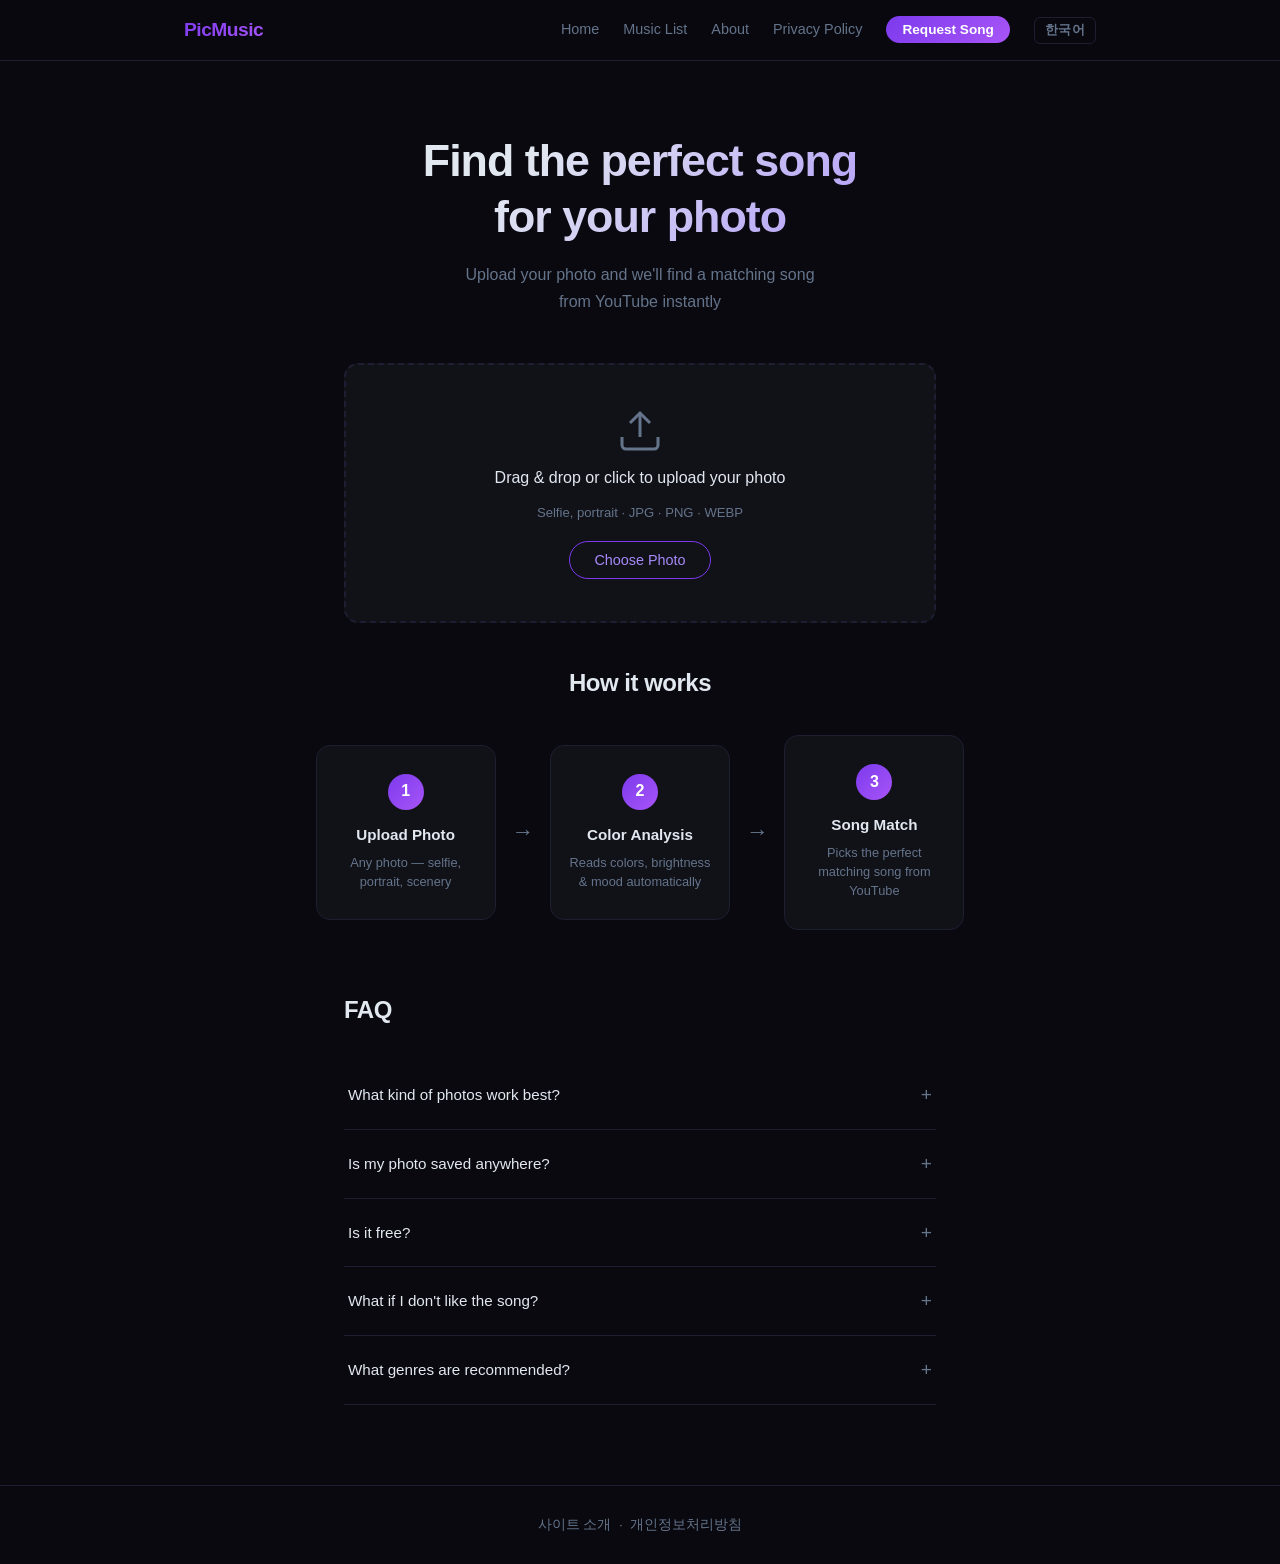
<file: index.html>
<!DOCTYPE html>
<html lang="ko">
<head>
  <meta charset="UTF-8">
  <meta name="viewport" content="width=device-width, initial-scale=1.0">
  <title>픽뮤직 - 사진으로 찾는 내 노래</title>
  <meta name="description" content="사진을 업로드하면 색감과 분위기를 분석해 어울리는 노래를 YouTube에서 찾아드립니다. 무료로 이용하세요.">
  <meta name="keywords" content="사진 노래 추천, AI 음악 추천, 사진 분위기 음악, 픽뮤직">
  <meta name="google-site-verification" content="fTpeYYsHmibL7XsbZPQ-KkZ1QFGceMvXf4rNXs95vE0">
  <link rel="canonical" href="https://picmusic.pages.dev/">
  <meta property="og:title" content="픽뮤직 - 사진으로 찾는 내 노래">
  <meta property="og:description" content="사진을 업로드하면 AI가 분위기를 분석해 어울리는 노래를 추천해드립니다.">
  <meta property="og:type" content="website">
  <link rel="stylesheet" href="css/style.css">
</head>
<body>

  <header>
    <nav class="nav">
      <a href="index.html" class="logo" data-i18n="nav.logo">픽뮤직</a>
      <button class="nav-toggle" id="navToggle" aria-label="메뉴">☰</button>
      <ul class="nav-links">
        <li><a href="index.html" data-i18n="nav.home">홈</a></li>
        <li><a href="music.html" data-i18n="nav.music">음악 목록</a></li>
        <li><a href="about.html" data-i18n="nav.about">소개</a></li>
        <li><a href="privacy.html" data-i18n="nav.privacy">개인정보처리방침</a></li>
        <li><button class="btn-request" data-i18n="nav.request">음악 신청</button></li>
        <li><button class="btn-lang" id="langToggle">EN</button></li>
      </ul>
    </nav>
  </header>

  <main>

    <section class="hero">
      <h1 data-i18n-html="hero.title">나에게 어울리는 노래를<br>찾아드립니다</h1>
      <p class="subtitle" data-i18n-html="hero.sub">내 사진을 올리면 분위기에 맞는 노래를<br>YouTube에서 바로 틀어드려요</p>
    </section>

    <section class="upload-section">
      <div class="upload-box" id="uploadBox">
        <div class="upload-placeholder" id="uploadPlaceholder">
          <div class="upload-icon">
            <svg viewBox="0 0 24 24" fill="none" stroke="currentColor" stroke-width="1.5">
              <path d="M21 15v4a2 2 0 01-2 2H5a2 2 0 01-2-2v-4"/>
              <polyline points="17 8 12 3 7 8"/>
              <line x1="12" y1="3" x2="12" y2="15"/>
            </svg>
          </div>
          <p class="upload-main-text" data-i18n="upload.main">내 사진을 드래그하거나 클릭해서 업로드</p>
          <p class="upload-hint" data-i18n="upload.hint">셀카, 인물 사진 · JPG · PNG · WEBP</p>
          <button class="upload-btn" id="uploadTrigger" data-i18n="upload.btn">사진 선택</button>
        </div>
        <img id="previewImg" class="preview-img hidden" alt="업로드한 사진">
        <input type="file" id="fileInput" accept="image/jpeg,image/png,image/webp" class="hidden">
      </div>

      <div class="action-area hidden" id="actionArea">
        <button class="find-btn" id="findBtn" data-i18n="find.btn">어울리는 노래 찾기</button>
        <button class="reset-btn" id="resetBtn" data-i18n="reset.btn">다른 사진 사용</button>
      </div>
    </section>

    <div class="loading hidden" id="loading">
      <div class="waveform" id="waveform">
        <span class="bar"></span>
        <span class="bar"></span>
        <span class="bar"></span>
        <span class="bar"></span>
        <span class="bar"></span>
        <span class="bar"></span>
        <span class="bar"></span>
      </div>
      <p id="loadingText"></p>
      <p class="loading-sub" id="loadingSub"></p>
    </div>

    <section class="result-section hidden" id="resultSection">
      <div class="songs-grid" id="songsGrid"></div>
      <div class="share-area hidden" id="shareArea">
        <canvas class="share-canvas" id="shareCanvas"></canvas>
        <div class="share-btns">
          <button class="share-btn" id="savePngBtn">
            <svg viewBox="0 0 20 20" fill="currentColor" width="16" height="16"><path d="M10 2a1 1 0 01.894.553l5 10A1 1 0 0115 14H5a1 1 0 01-.894-1.447l5-10A1 1 0 0110 2z" transform="rotate(180 10 10)"/><path d="M3 17h14a1 1 0 000-2H3a1 1 0 000 2z"/></svg>
            <span data-i18n="save.btn">이미지 저장</span>
          </button>
          <button class="share-btn share-btn-x" id="xShareBtn">
            <svg viewBox="0 0 24 24" fill="currentColor" width="16" height="16"><path d="M18.244 2.25h3.308l-7.227 8.26 8.502 11.24H16.17l-4.714-6.231-5.401 6.231H2.746l7.73-8.835L1.254 2.25H8.08l4.259 5.63 5.905-5.63zm-1.161 17.52h1.833L7.084 4.126H5.117z"/></svg>
            <span data-i18n="x.btn">X에 공유</span>
          </button>
          <button class="share-btn share-btn-native hidden" id="nativeShareBtn">
            <svg viewBox="0 0 20 20" fill="currentColor" width="16" height="16"><path d="M15 8a3 3 0 10-2.977-2.63l-4.94 2.47a3 3 0 100 4.319l4.94 2.47a3 3 0 10.895-1.789l-4.94-2.47a3.027 3.027 0 000-.74l4.94-2.47C13.456 7.68 14.19 8 15 8z"/></svg>
            <span data-i18n="native.btn">공유하기</span>
          </button>
        </div>
      </div>
    </section>

    <section class="how-to">
      <h2 data-i18n="howto.title">이렇게 사용하세요</h2>
      <div class="steps">
        <div class="step">
          <div class="step-num">1</div>
          <p class="step-title" data-i18n="step1.title">사진 업로드</p>
          <p class="step-desc" data-i18n="step1.desc">셀카, 인물 사진 어떤 사진이든 OK</p>
        </div>
        <div class="step-arrow">→</div>
        <div class="step">
          <div class="step-num">2</div>
          <p class="step-title" data-i18n="step2.title">색감 분석</p>
          <p class="step-desc" data-i18n="step2.desc">사진의 색감·밝기·분위기를 자동으로 읽어냄</p>
        </div>
        <div class="step-arrow">→</div>
        <div class="step">
          <div class="step-num">3</div>
          <p class="step-title" data-i18n="step3.title">노래 추천</p>
          <p class="step-desc" data-i18n="step3.desc">YouTube에서 딱 맞는 노래를 골라드림</p>
        </div>
      </div>
    </section>

    <section class="faq">
      <h2 data-i18n="faq.title">자주 묻는 질문</h2>
      <div class="faq-list">
        <details class="faq-item">
          <summary data-i18n="faq1.q">어떤 사진을 올리면 좋나요?</summary>
          <p data-i18n="faq1.a">셀카, 여행 사진, 일상 사진 등 내가 찍힌 사진이면 무엇이든 좋습니다. 표정이나 배경의 색감과 분위기를 읽어 어울리는 노래를 골라드립니다.</p>
        </details>
        <details class="faq-item">
          <summary data-i18n="faq2.q">업로드한 사진이 저장되나요?</summary>
          <p data-i18n="faq2.a">아니요. 업로드한 사진은 AI 분석에만 사용되며 어떠한 서버에도 저장되지 않습니다. 분석이 끝나면 즉시 사라집니다.</p>
        </details>
        <details class="faq-item">
          <summary data-i18n="faq3.q">무료로 이용할 수 있나요?</summary>
          <p data-i18n="faq3.a">네, 완전 무료입니다. 별도 회원가입도 필요 없습니다.</p>
        </details>
        <details class="faq-item">
          <summary data-i18n="faq4.q">노래가 마음에 안 들면 어떻게 하나요?</summary>
          <p data-i18n="faq4.a">같은 사진으로 다시 분석을 요청하면 다른 결과가 나올 수 있습니다. 또는 다른 사진을 시도해보세요.</p>
        </details>
        <details class="faq-item">
          <summary data-i18n="faq5.q">어떤 장르의 음악이 추천되나요?</summary>
          <p data-i18n="faq5.a">K-POP, 인디, 재즈, 클래식, 팝, Lo-fi, OST 등 사진 분위기에 따라 장르에 관계없이 어울리는 음악을 추천합니다.</p>
        </details>
      </div>
    </section>

  </main>

  <footer>
    <p>
      <a href="about.html">사이트 소개</a> &nbsp;·&nbsp;
      <a href="privacy.html">개인정보처리방침</a>
    </p>
  </footer>

  <!-- 음악 신청 모달 -->
  <div class="modal-backdrop hidden" id="requestModal">
    <div class="modal-box">
      <button class="modal-close" id="modalClose">✕</button>
      <h2 data-i18n="modal.title">음악 신청</h2>
      <p class="modal-sub" data-i18n="modal.sub">추가했으면 하는 노래를 알려주세요.</p>
      <form class="modal-form" id="requestForm">
        <label data-i18n="modal.song">곡명</label>
        <input type="text" name="song" placeholder="예: 밤양갱" maxlength="100" required>
        <label data-i18n="modal.artist">아티스트</label>
        <input type="text" name="artist" placeholder="예: 비비 (BIBI)" maxlength="100" required>
        <button class="modal-submit" type="submit" id="modalSubmit" data-i18n="modal.submit">신청하기</button>
      </form>
      <p class="modal-success hidden" id="modalSuccess" data-i18n="modal.success">감사합니다! 검토 후 추가할게요 😊</p>
    </div>
  </div>

  <script src="js/i18n.js"></script>
  <script src="music-db.js"></script>
  <script src="js/main.js"></script>
  <script src="js/request.js"></script>
  <script src="js/nav.js"></script>

</body>
</html>
</file>
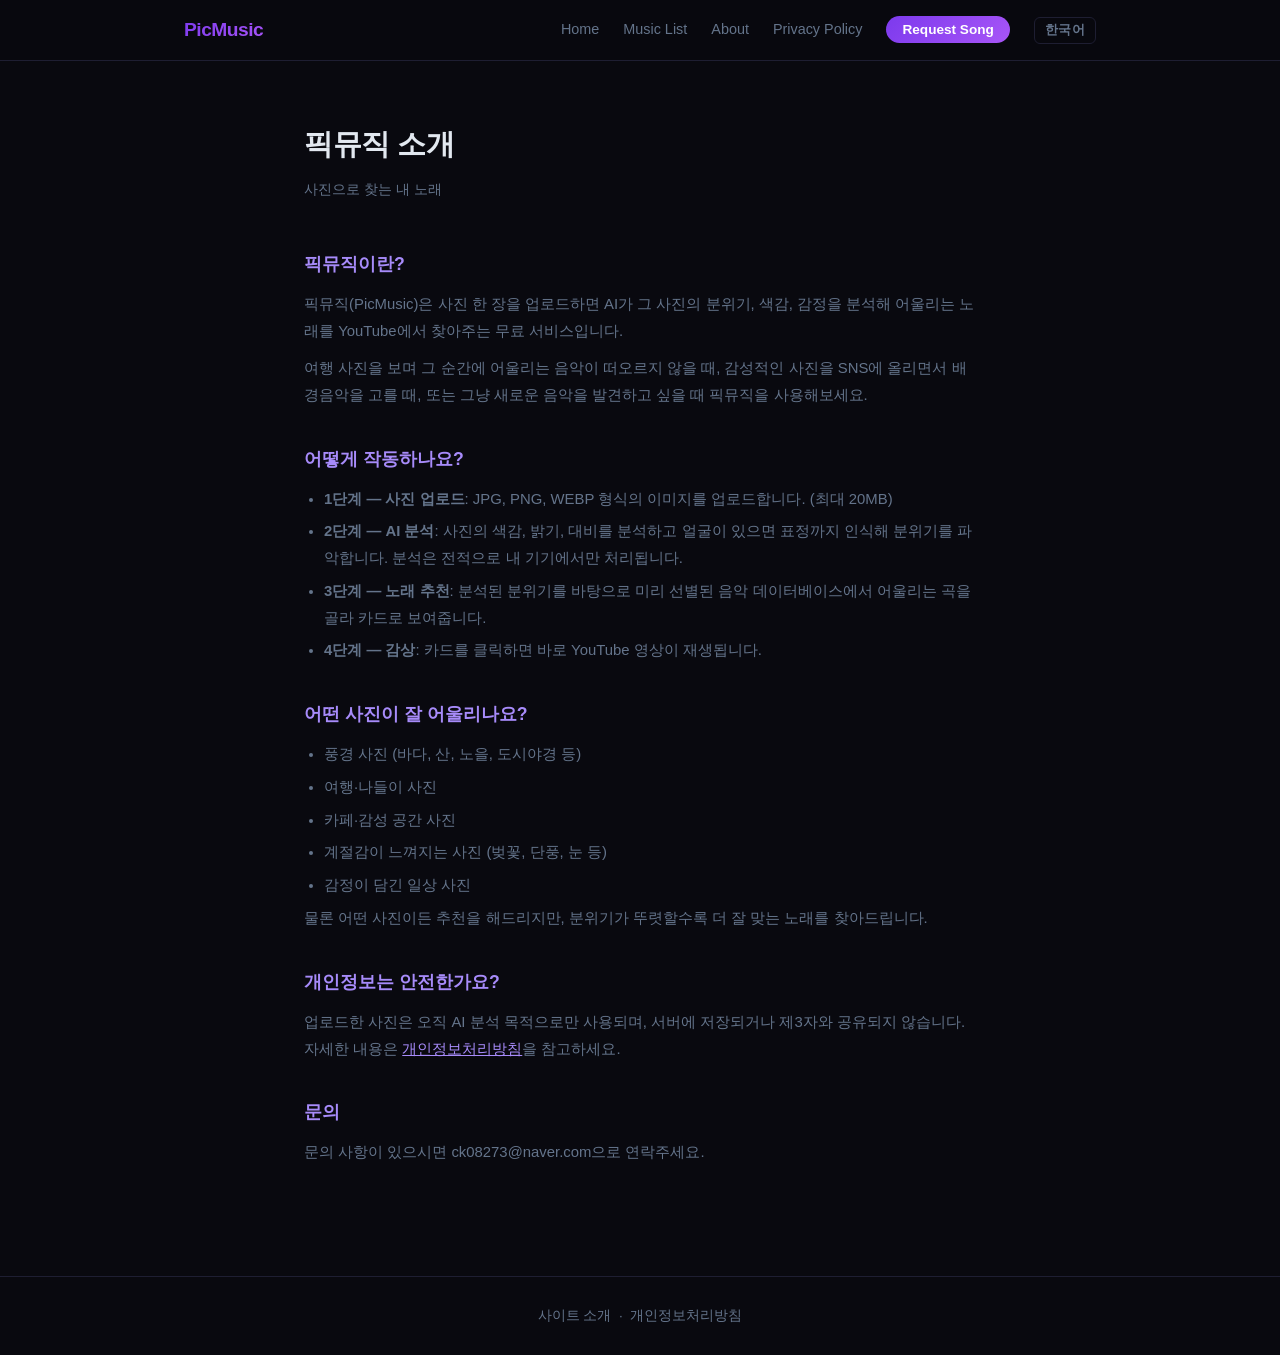
<file: about.html>
<!DOCTYPE html>
<html lang="ko">
<head>
  <meta charset="UTF-8">
  <meta name="viewport" content="width=device-width, initial-scale=1.0">
  <title>사이트 소개 - 픽뮤직</title>
  <meta name="description" content="픽뮤직은 AI가 사진의 분위기를 분석해 어울리는 노래를 추천해주는 무료 서비스입니다.">
  <link rel="canonical" href="https://picmusic.pages.dev/about.html">
  <link rel="stylesheet" href="css/style.css">
</head>
<body>

  <header>
    <nav class="nav">
      <a href="index.html" class="logo" data-i18n="nav.logo">픽뮤직</a>
      <button class="nav-toggle" id="navToggle" aria-label="메뉴">☰</button>
      <ul class="nav-links">
        <li><a href="index.html" data-i18n="nav.home">홈</a></li>
        <li><a href="music.html" data-i18n="nav.music">음악 목록</a></li>
        <li><a href="about.html" data-i18n="nav.about">소개</a></li>
        <li><a href="privacy.html" data-i18n="nav.privacy">개인정보처리방침</a></li>
        <li><button class="btn-request" data-i18n="nav.request">음악 신청</button></li>
        <li><button class="btn-lang" id="langToggle">EN</button></li>
      </ul>
    </nav>
  </header>

  <main class="static-page">
    <h1>픽뮤직 소개</h1>
    <p class="page-sub">사진으로 찾는 내 노래</p>

    <h2>픽뮤직이란?</h2>
    <p>
      픽뮤직(PicMusic)은 사진 한 장을 업로드하면 AI가 그 사진의 분위기, 색감, 감정을 분석해
      어울리는 노래를 YouTube에서 찾아주는 무료 서비스입니다.
    </p>
    <p>
      여행 사진을 보며 그 순간에 어울리는 음악이 떠오르지 않을 때,
      감성적인 사진을 SNS에 올리면서 배경음악을 고를 때,
      또는 그냥 새로운 음악을 발견하고 싶을 때 픽뮤직을 사용해보세요.
    </p>

    <h2>어떻게 작동하나요?</h2>
    <ul>
      <li><strong>1단계 — 사진 업로드</strong>: JPG, PNG, WEBP 형식의 이미지를 업로드합니다. (최대 20MB)</li>
      <li><strong>2단계 — AI 분석</strong>: 사진의 색감, 밝기, 대비를 분석하고 얼굴이 있으면 표정까지 인식해 분위기를 파악합니다. 분석은 전적으로 내 기기에서만 처리됩니다.</li>
      <li><strong>3단계 — 노래 추천</strong>: 분석된 분위기를 바탕으로 미리 선별된 음악 데이터베이스에서 어울리는 곡을 골라 카드로 보여줍니다.</li>
      <li><strong>4단계 — 감상</strong>: 카드를 클릭하면 바로 YouTube 영상이 재생됩니다.</li>
    </ul>

    <h2>어떤 사진이 잘 어울리나요?</h2>
    <ul>
      <li>풍경 사진 (바다, 산, 노을, 도시야경 등)</li>
      <li>여행·나들이 사진</li>
      <li>카페·감성 공간 사진</li>
      <li>계절감이 느껴지는 사진 (벚꽃, 단풍, 눈 등)</li>
      <li>감정이 담긴 일상 사진</li>
    </ul>
    <p>물론 어떤 사진이든 추천을 해드리지만, 분위기가 뚜렷할수록 더 잘 맞는 노래를 찾아드립니다.</p>

    <h2>개인정보는 안전한가요?</h2>
    <p>
      업로드한 사진은 오직 AI 분석 목적으로만 사용되며, 서버에 저장되거나 제3자와 공유되지 않습니다.
      자세한 내용은 <a href="privacy.html" style="color:var(--accent-l);">개인정보처리방침</a>을 참고하세요.
    </p>

    <h2>문의</h2>
    <p>문의 사항이 있으시면 ck08273@naver.com으로 연락주세요.</p>
  </main>

  <footer>
    <p>
      <a href="about.html">사이트 소개</a> &nbsp;·&nbsp;
      <a href="privacy.html">개인정보처리방침</a>
    </p>
  </footer>

  <!-- 음악 신청 모달 -->
  <div class="modal-backdrop hidden" id="requestModal">
    <div class="modal-box">
      <button class="modal-close" id="modalClose">✕</button>
      <h2>음악 신청</h2>
      <p class="modal-sub">추가했으면 하는 노래를 알려주세요.</p>
      <form class="modal-form" id="requestForm">
        <label>곡명</label>
        <input type="text" name="song" placeholder="예: 밤양갱" maxlength="100" required>
        <label>아티스트</label>
        <input type="text" name="artist" placeholder="예: 비비 (BIBI)" maxlength="100" required>
        <button class="modal-submit" type="submit" id="modalSubmit">신청하기</button>
      </form>
      <p class="modal-success hidden" id="modalSuccess">감사합니다! 검토 후 추가할게요 😊</p>
    </div>
  </div>
  <script src="js/i18n.js"></script>
  <script src="js/request.js"></script>
  <script src="js/nav.js"></script>

</body>
</html>
</file>
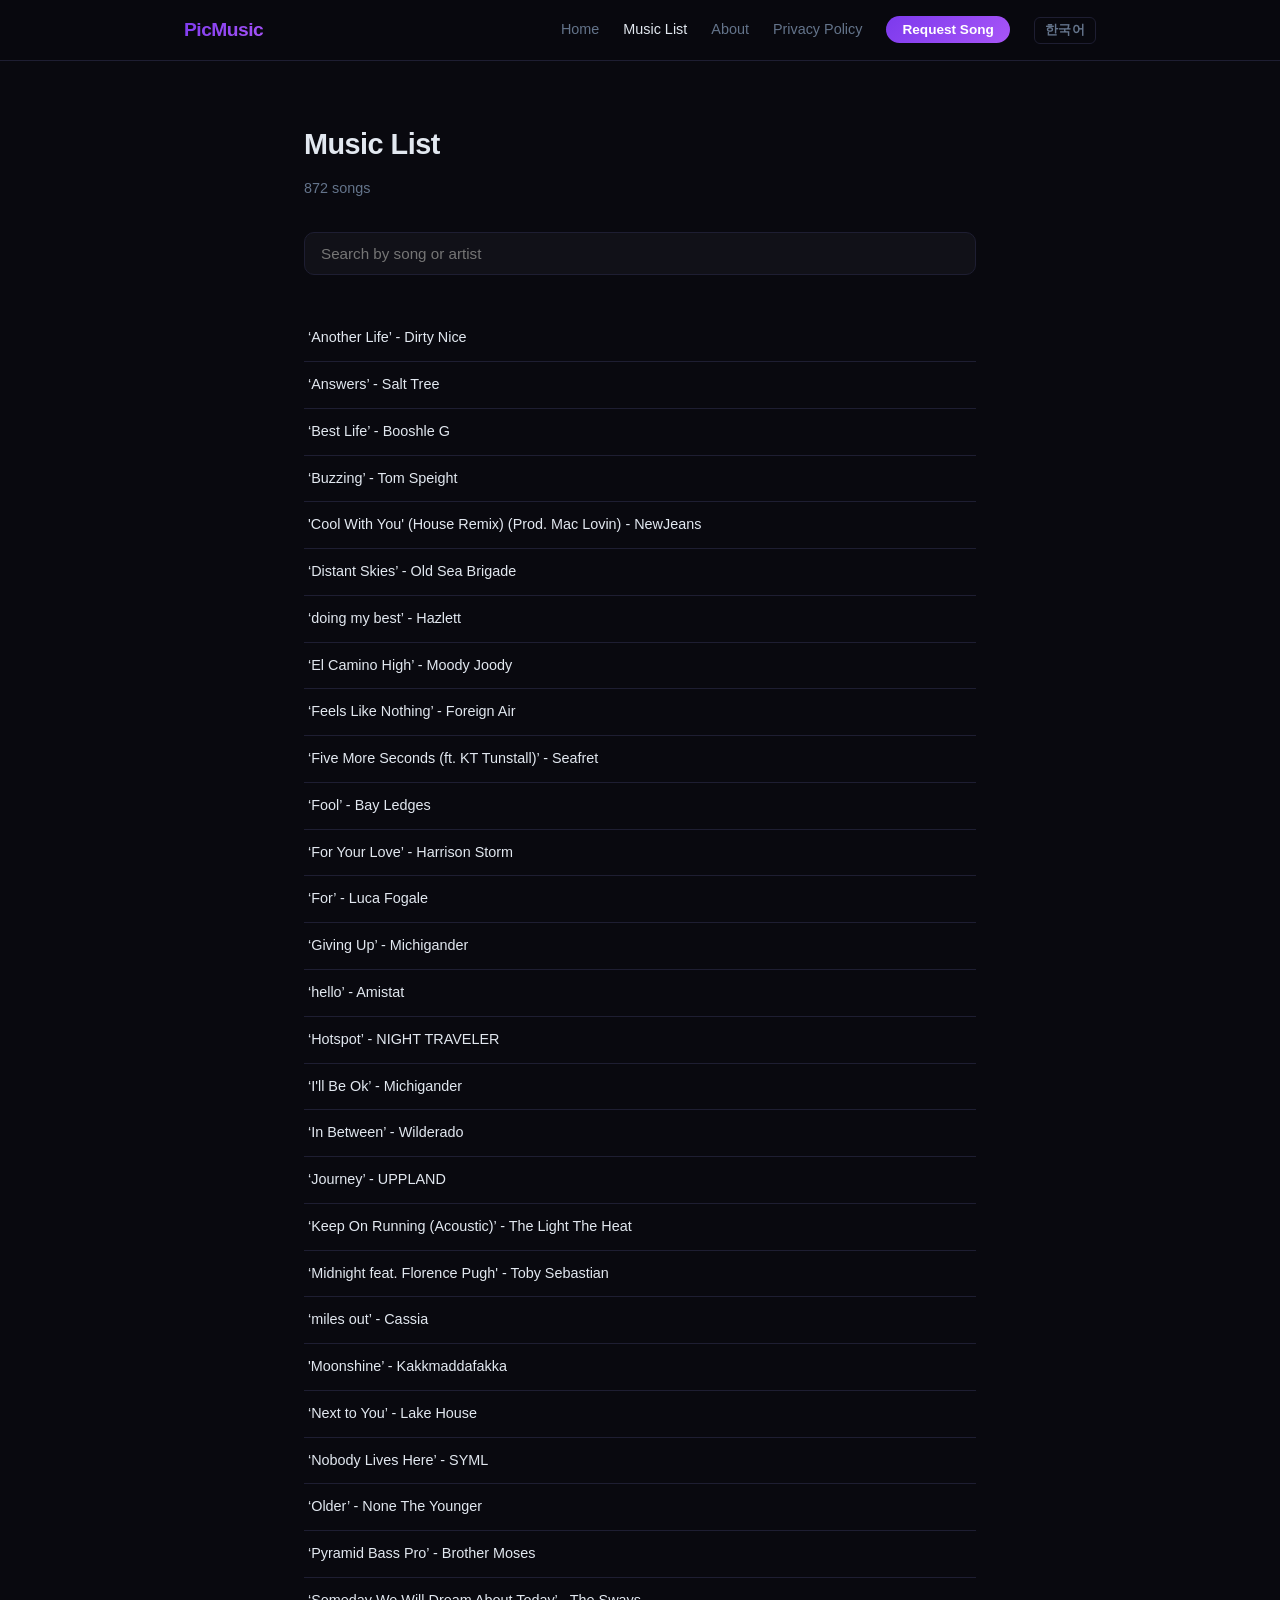
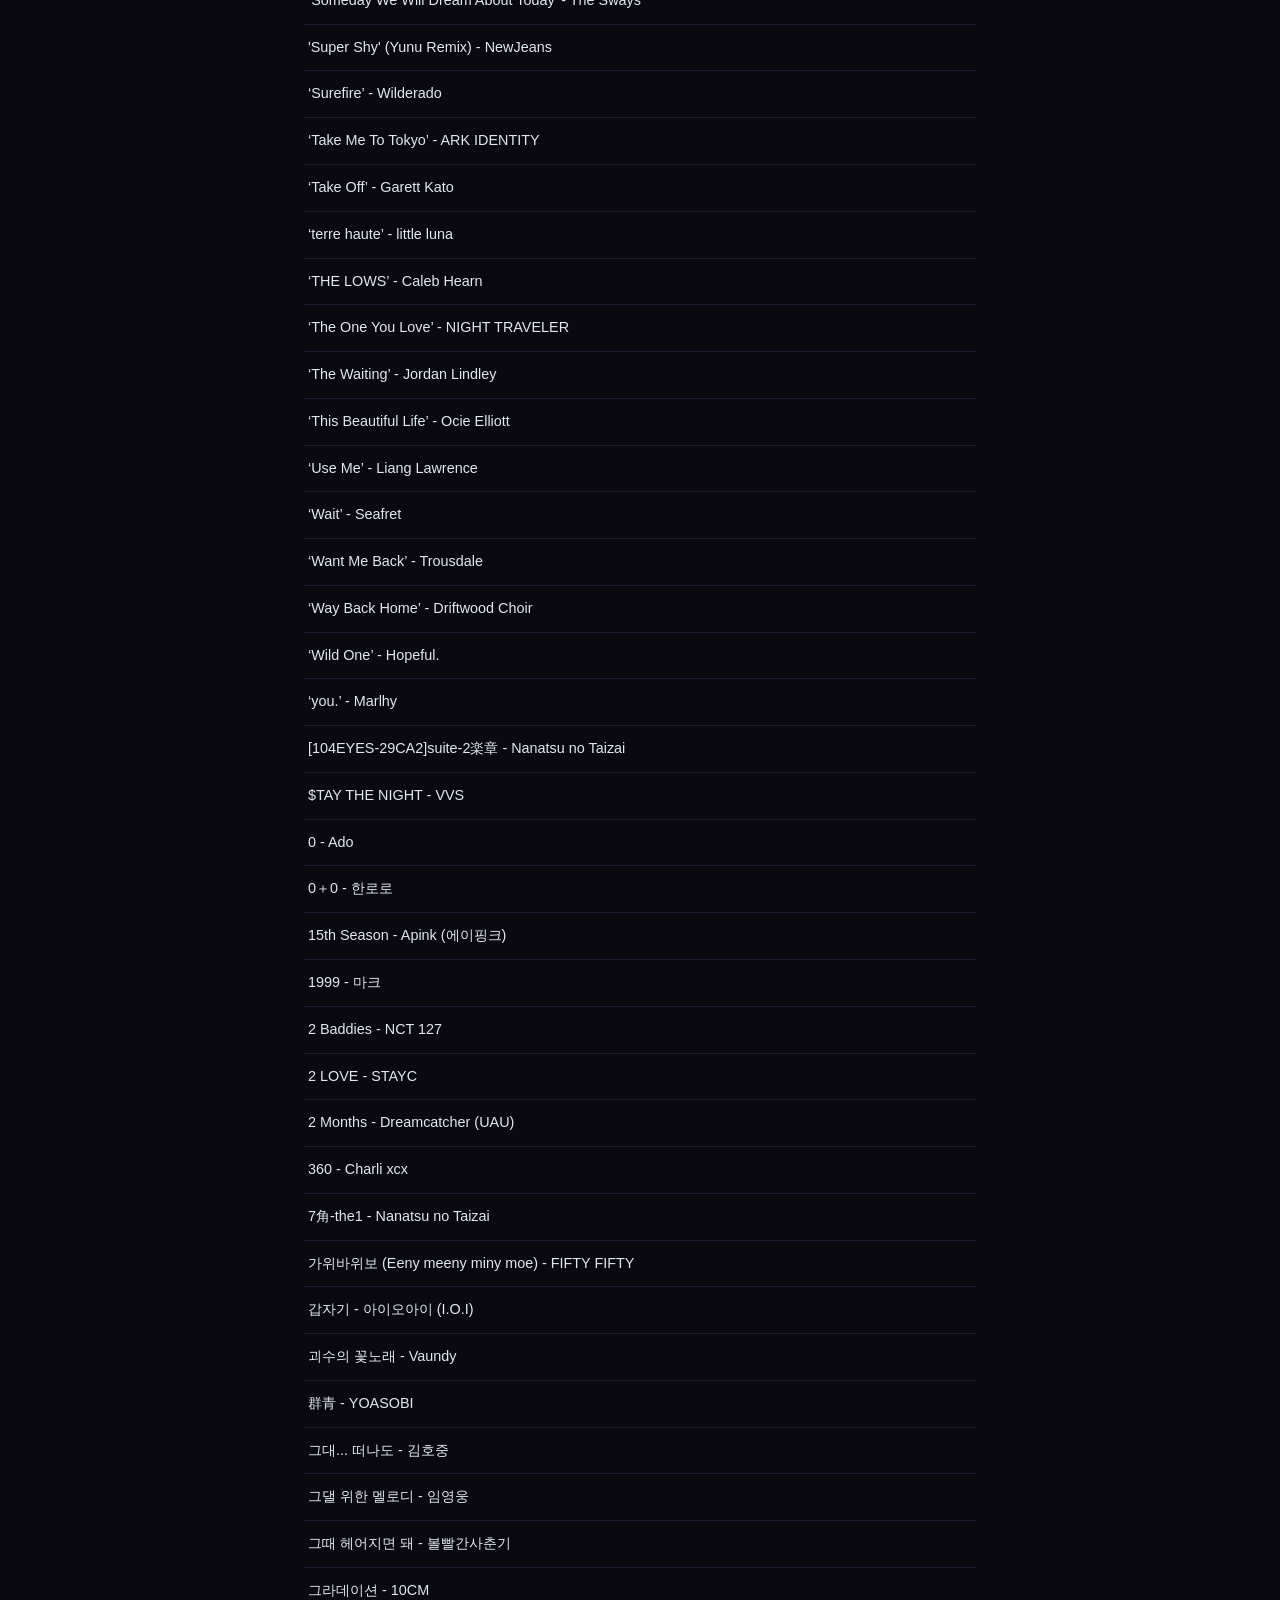
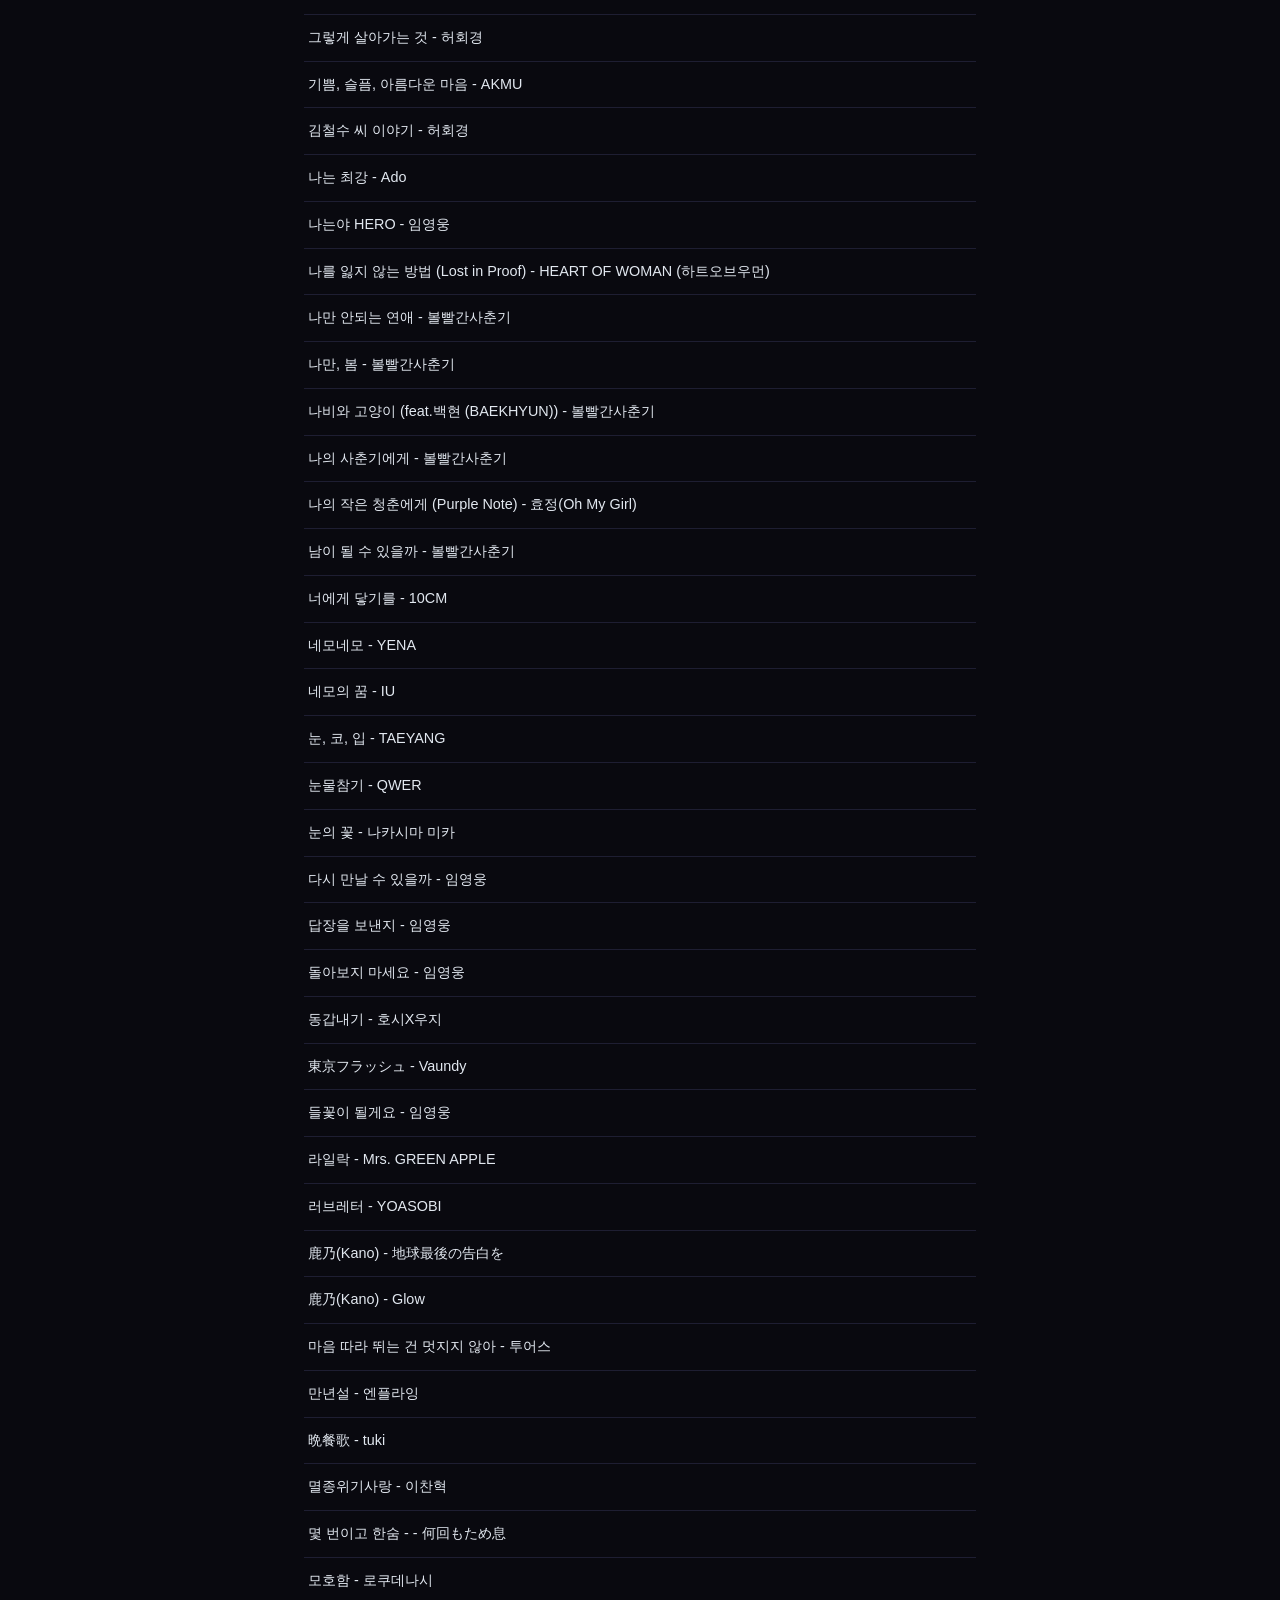
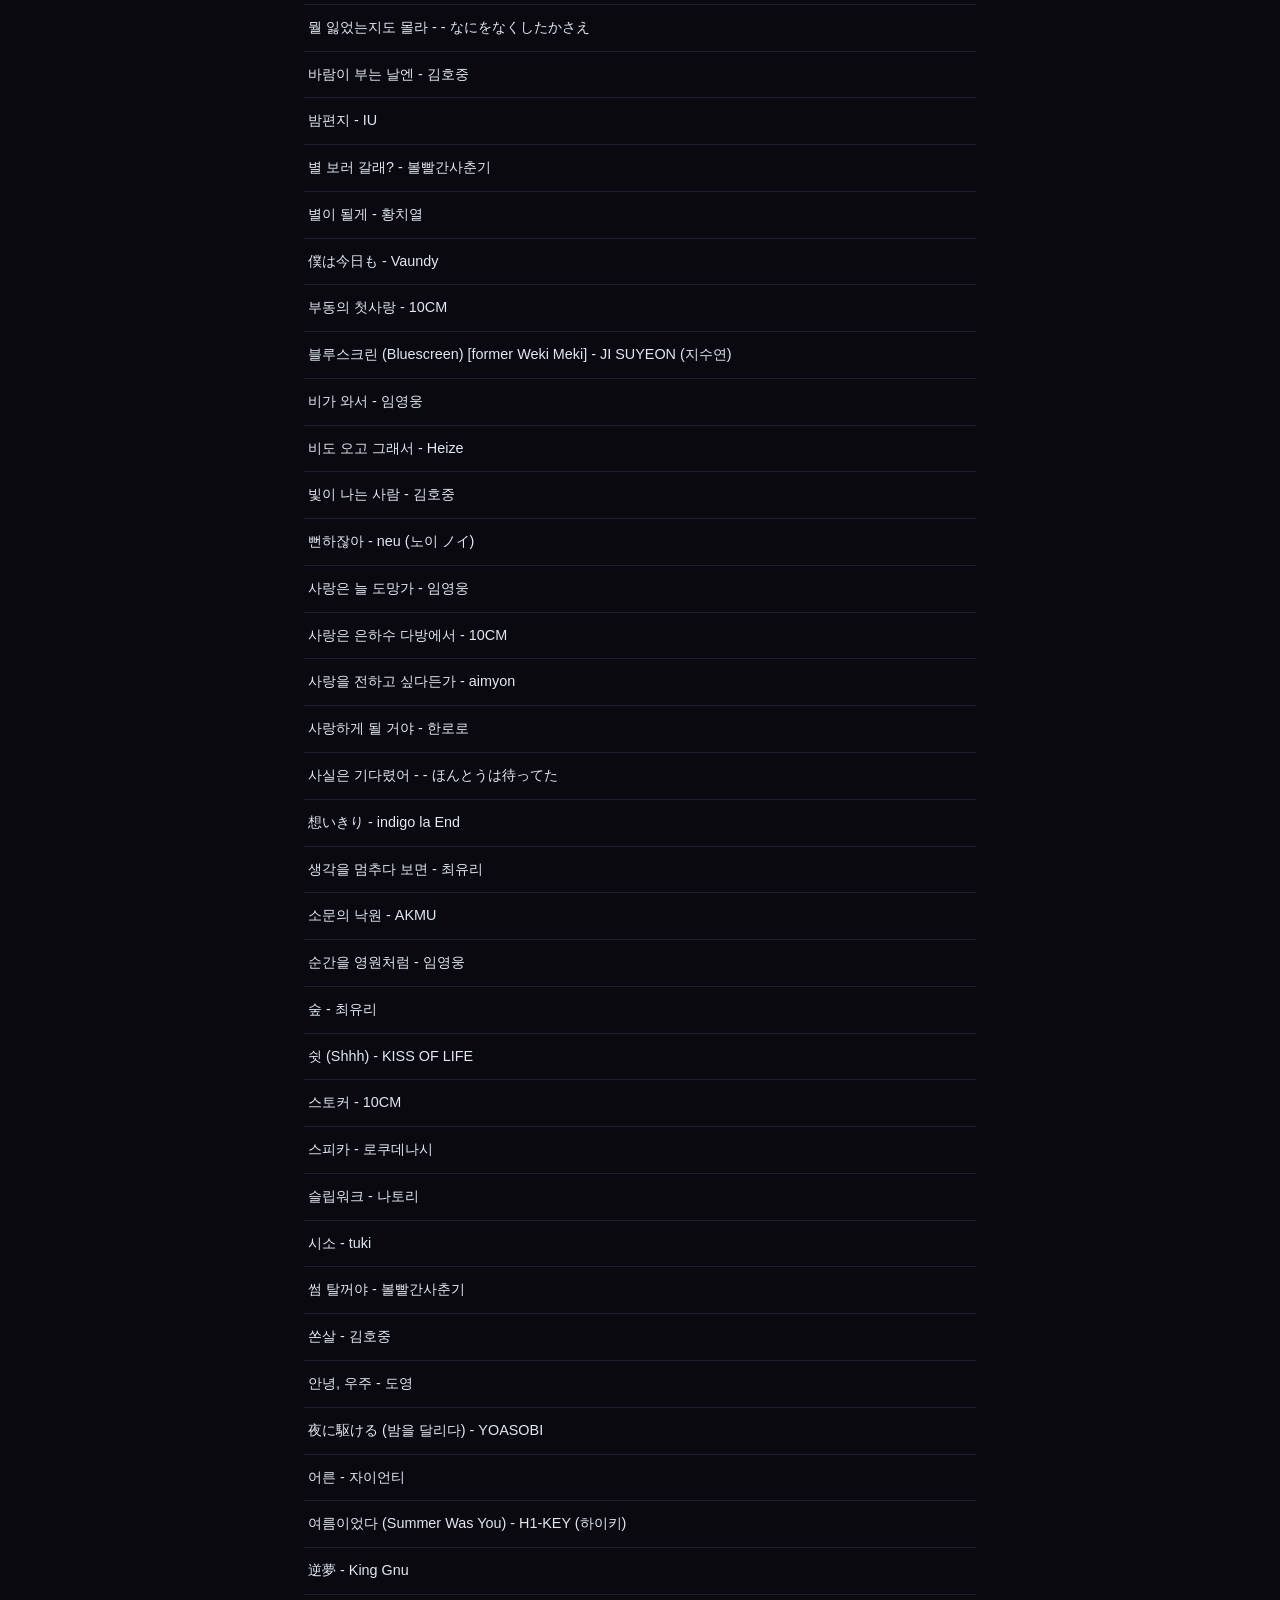
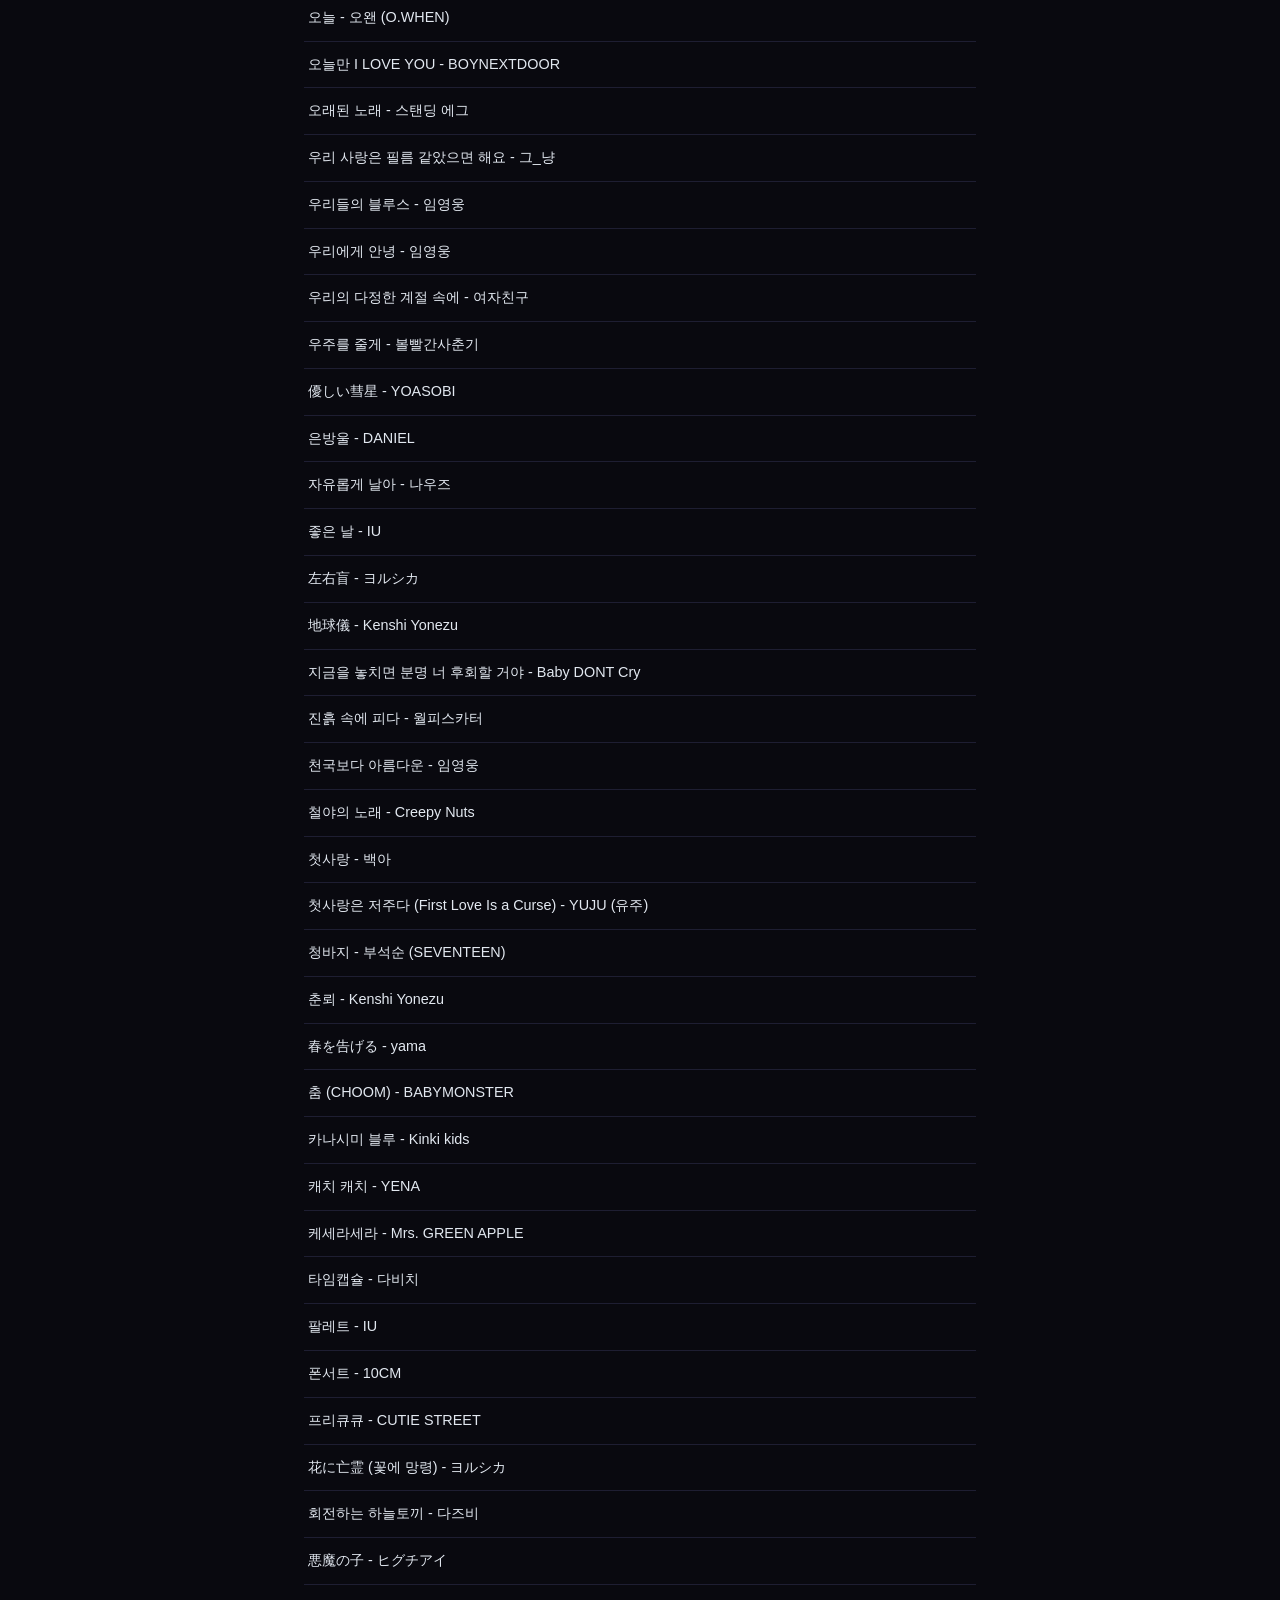
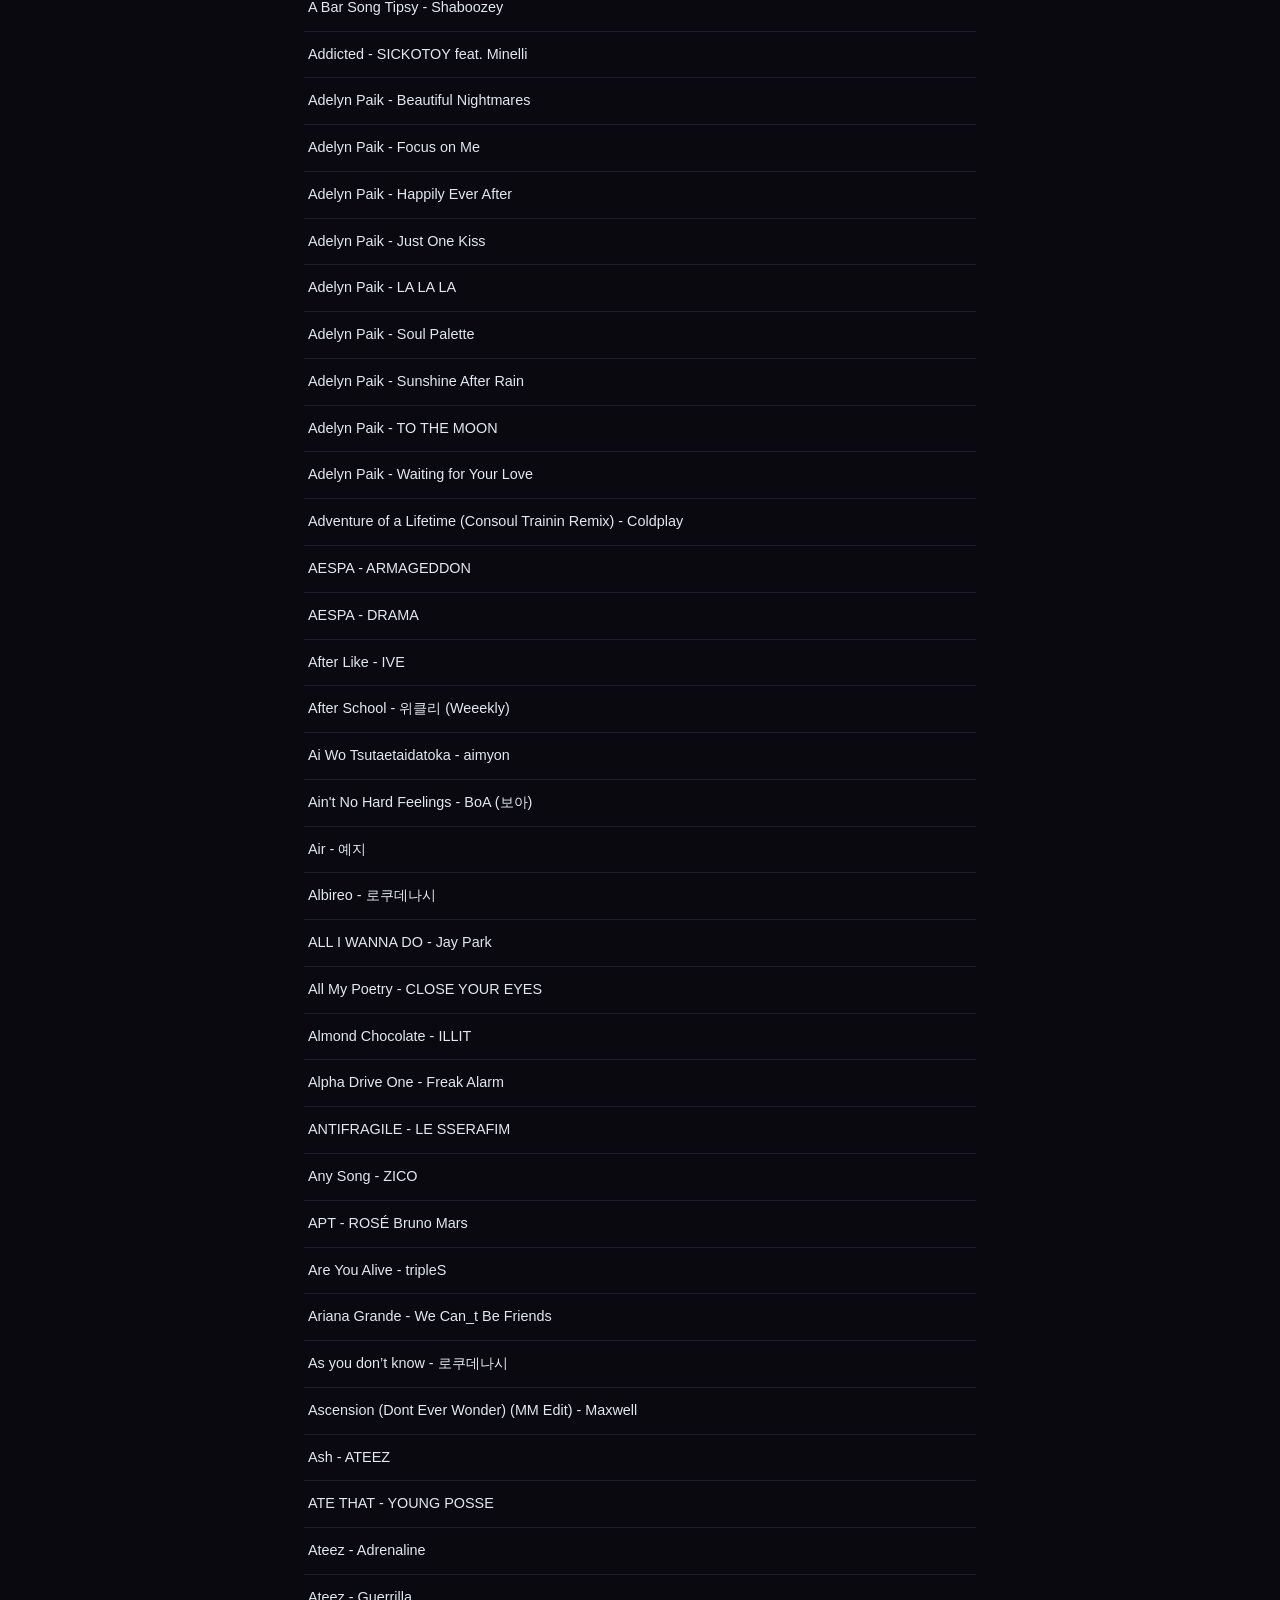
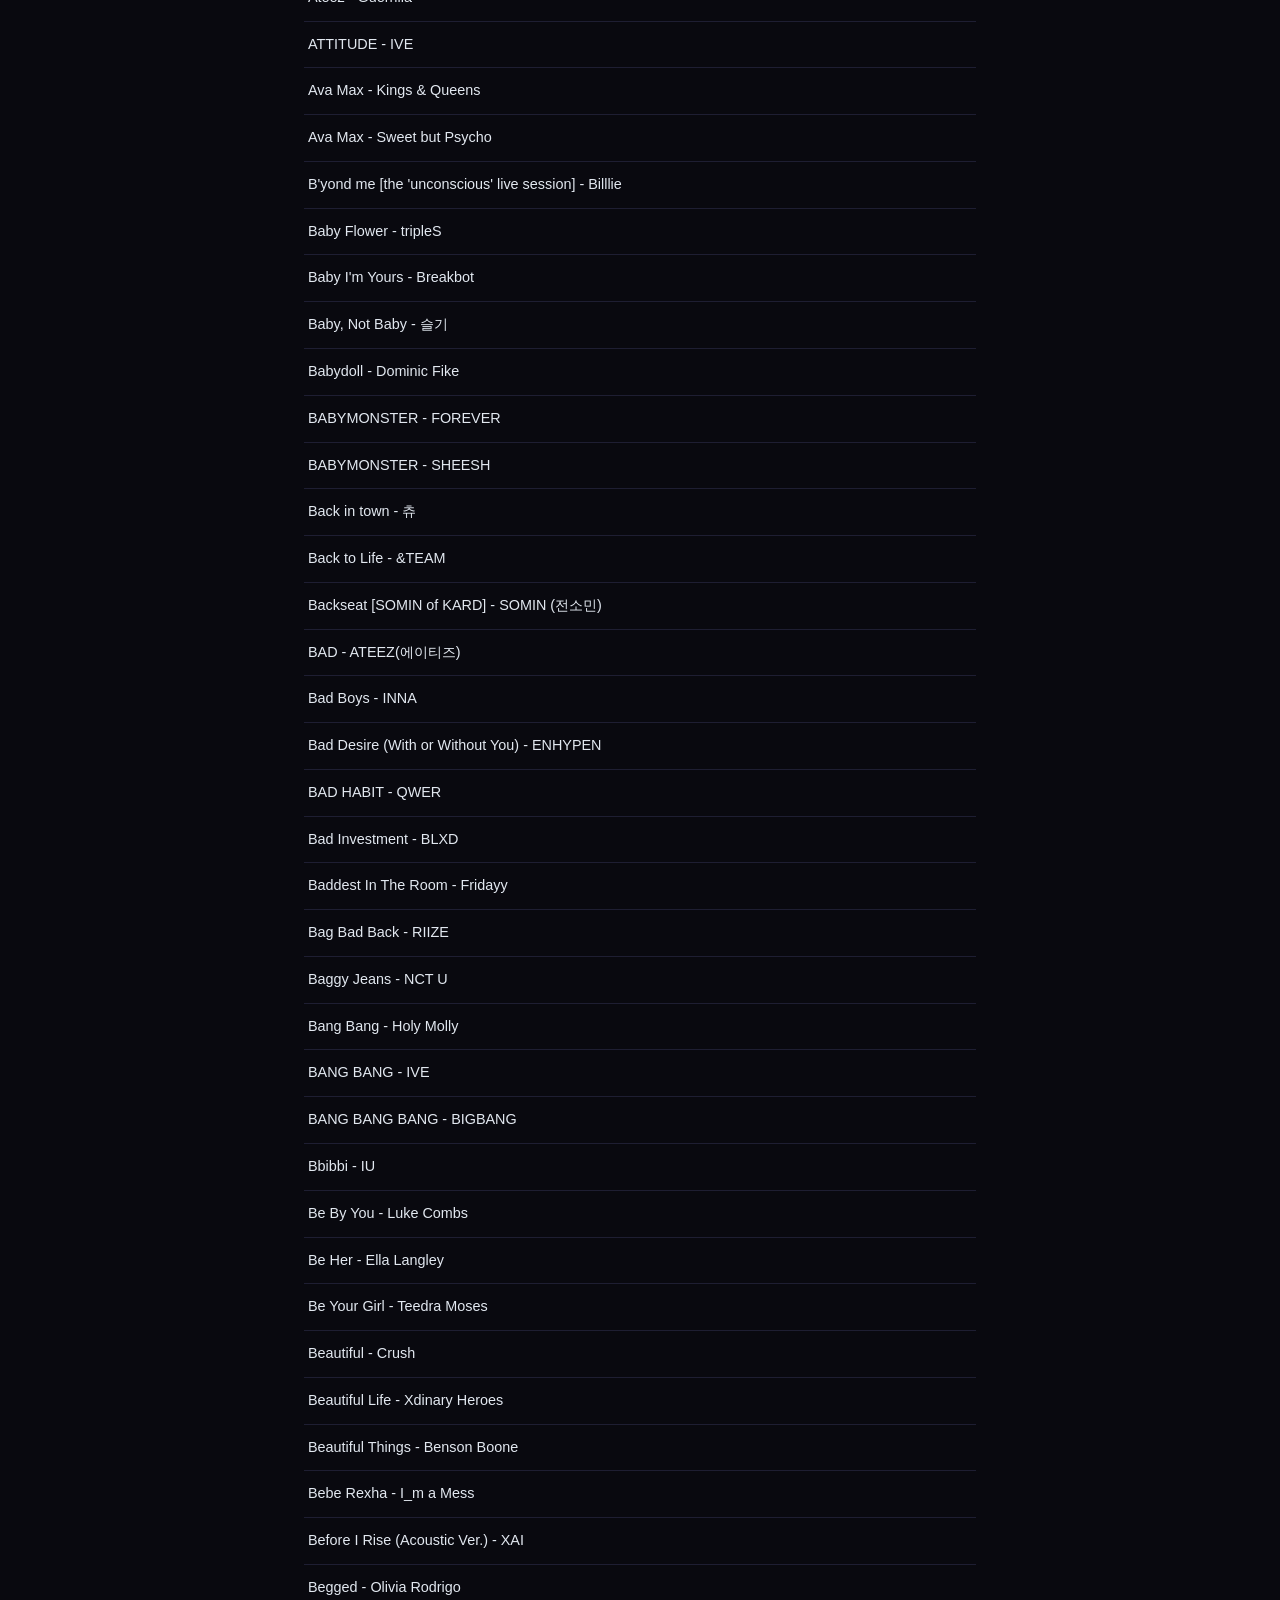
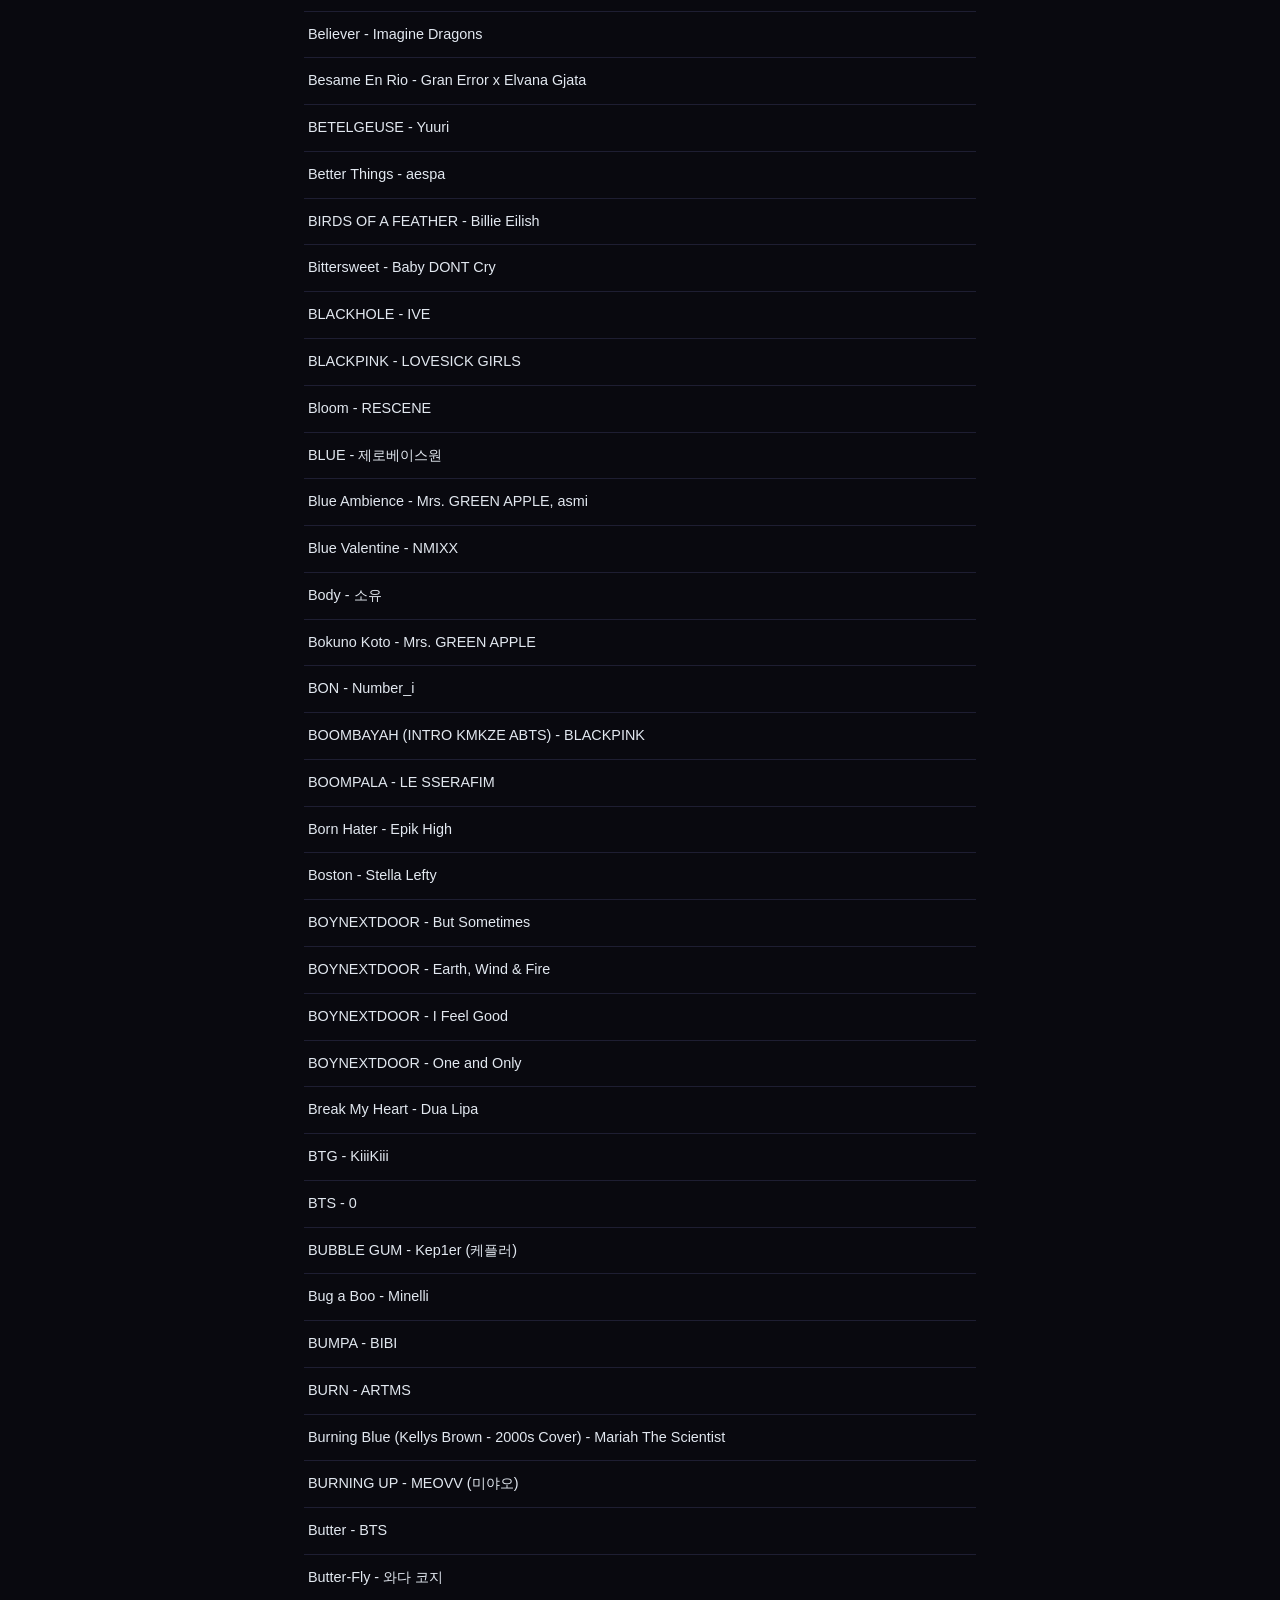
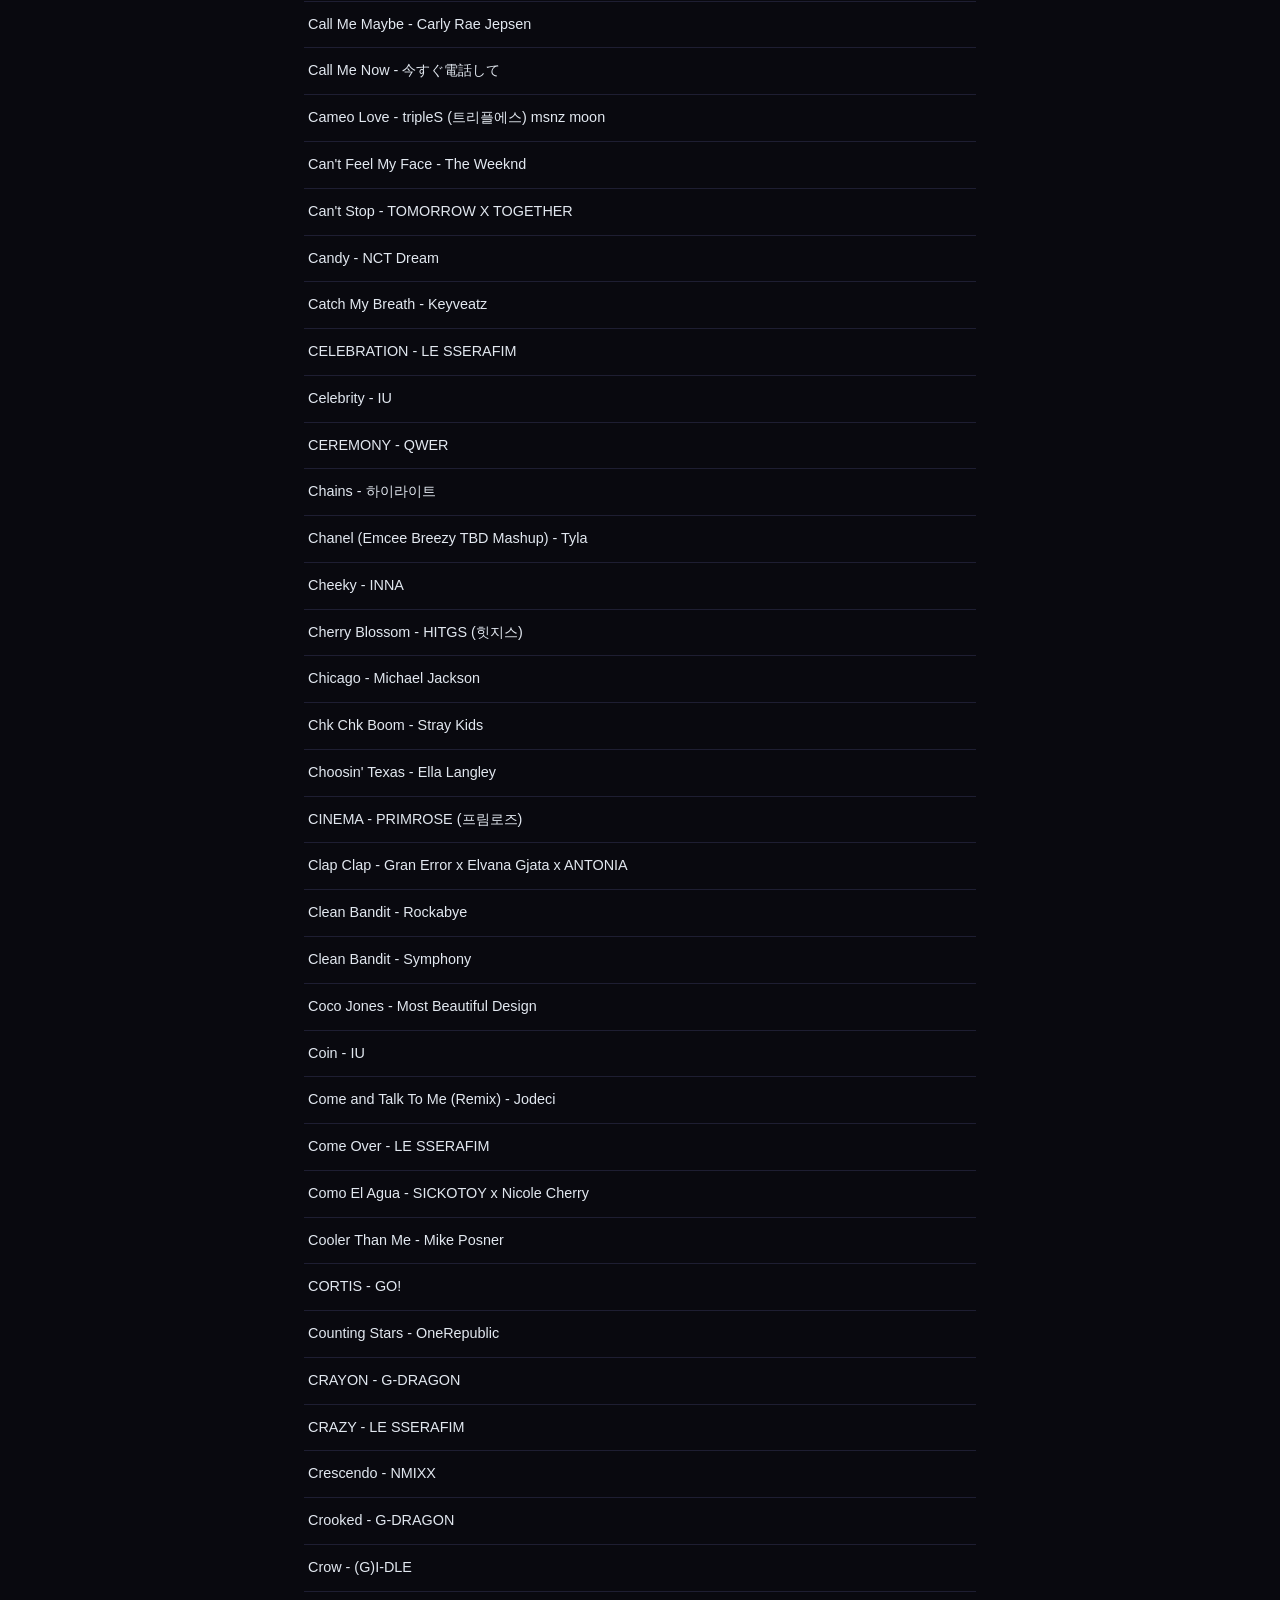
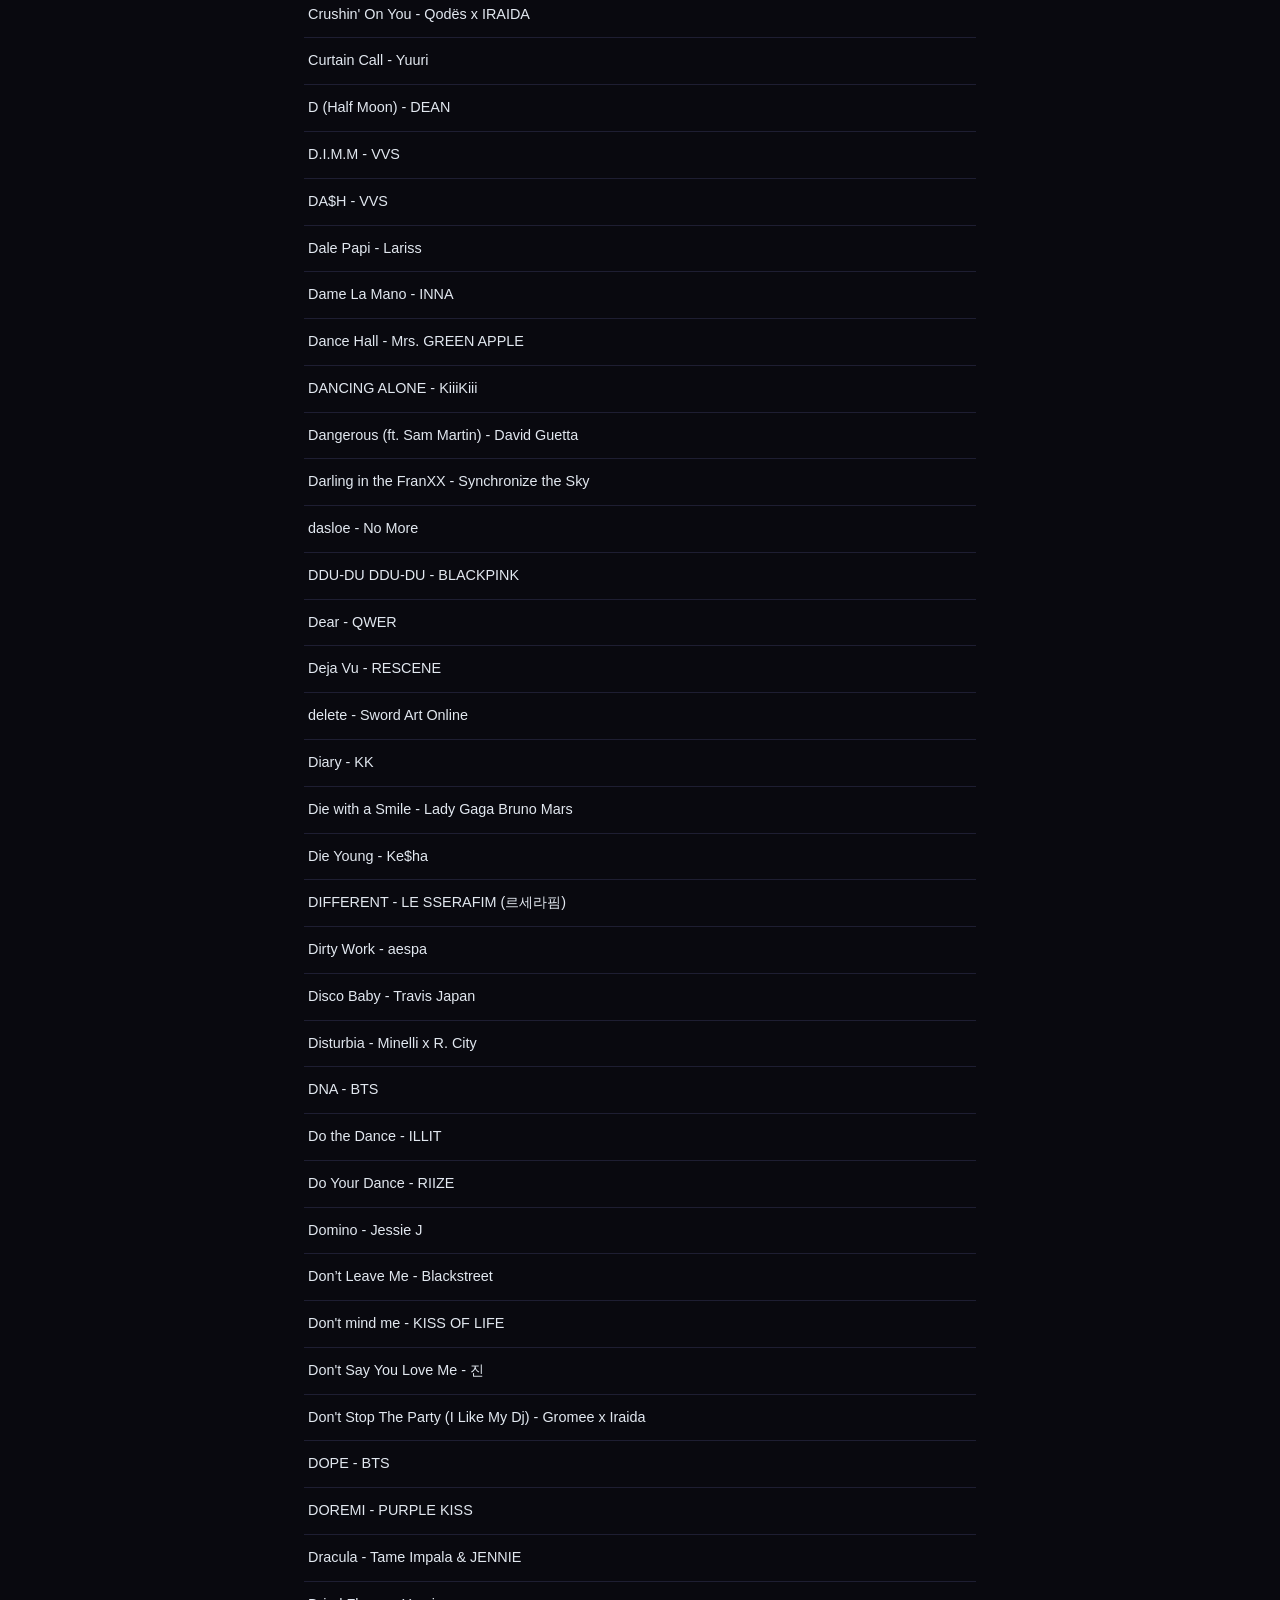
<file: music.html>
<!DOCTYPE html>
<html lang="ko">
<head>
  <meta charset="UTF-8">
  <meta name="viewport" content="width=device-width, initial-scale=1.0">
  <title>음악 목록 - 픽뮤직</title>
  <meta name="description" content="픽뮤직에 등록된 1,000여 곡의 음악 목록입니다.">
  <link rel="stylesheet" href="css/style.css">
  <style>
    .music-list-page {
      max-width: 720px;
      margin: 0 auto;
      padding: 60px 24px 100px;
    }
    .music-list-page h1 {
      font-size: 1.8rem;
      font-weight: 800;
      margin-bottom: 8px;
      letter-spacing: -0.5px;
    }
    .music-list-page .page-sub {
      color: var(--muted);
      font-size: 0.9rem;
      margin-bottom: 32px;
    }
    .music-search {
      width: 100%;
      padding: 12px 16px;
      border-radius: 10px;
      border: 1px solid var(--border, #333);
      background: var(--card, #1a1a1a);
      color: var(--text, #fff);
      font-size: 0.95rem;
      margin-bottom: 24px;
      box-sizing: border-box;
      outline: none;
    }
    .music-search:focus {
      border-color: var(--accent, #a78bfa);
    }
    .music-count {
      font-size: 0.82rem;
      color: var(--muted);
      margin-bottom: 16px;
    }
    .music-ol {
      list-style: none;
      padding: 0;
      margin: 0;
    }
    .music-ol li {
      border-bottom: 1px solid var(--border, #222);
    }
    .music-ol li a {
      display: flex;
      align-items: baseline;
      gap: 10px;
      padding: 11px 4px;
      color: var(--text, #fff);
      text-decoration: none;
      font-size: 0.9rem;
      transition: color 0.15s;
    }
    .music-ol li a:hover {
      color: var(--accent-l, #c4b5fd);
    }

    .no-match {
      color: var(--muted);
      font-size: 0.9rem;
      padding: 24px 0;
    }
  </style>
</head>
<body>

  <header>
    <nav class="nav">
      <a href="index.html" class="logo" data-i18n="nav.logo">픽뮤직</a>
      <button class="nav-toggle" id="navToggle" aria-label="메뉴">☰</button>
      <ul class="nav-links">
        <li><a href="index.html" data-i18n="nav.home">홈</a></li>
        <li><a href="music.html" class="active" data-i18n="nav.music">음악 목록</a></li>
        <li><a href="about.html" data-i18n="nav.about">소개</a></li>
        <li><a href="privacy.html" data-i18n="nav.privacy">개인정보처리방침</a></li>
        <li><button class="btn-request" data-i18n="nav.request">음악 신청</button></li>
        <li><button class="btn-lang" id="langToggle">EN</button></li>
      </ul>
    </nav>
  </header>

  <main class="music-list-page">
    <h1 data-i18n="music.title">음악 목록</h1>
    <p class="page-sub" id="totalCount">로딩 중...</p>

    <input
      class="music-search"
      type="search"
      id="searchInput"
      placeholder="곡명 또는 아티스트 검색"
      data-i18n-placeholder="music.search"
      autocomplete="off"
    >

    <p class="music-count" id="matchCount"></p>
    <ol class="music-ol" id="musicList"></ol>
    <p class="no-match hidden" id="noMatch">검색 결과가 없습니다.</p>
  </main>

  <footer>
    <p>
      <a href="about.html">사이트 소개</a> &nbsp;·&nbsp;
      <a href="privacy.html">개인정보처리방침</a>
    </p>
  </footer>

  <!-- 음악 신청 모달 -->
  <div class="modal-backdrop hidden" id="requestModal">
    <div class="modal-box">
      <button class="modal-close" id="modalClose">✕</button>
      <h2>음악 신청</h2>
      <p class="modal-sub">추가했으면 하는 노래를 알려주세요.</p>
      <form class="modal-form" id="requestForm">
        <label>곡명</label>
        <input type="text" name="song" placeholder="예: 밤양갱" maxlength="100" required>
        <label>아티스트</label>
        <input type="text" name="artist" placeholder="예: 비비 (BIBI)" maxlength="100" required>
        <button class="modal-submit" type="submit" id="modalSubmit">신청하기</button>
      </form>
      <p class="modal-success hidden" id="modalSuccess">감사합니다! 검토 후 추가할게요 😊</p>
    </div>
  </div>

  <script src="js/i18n.js"></script>
  <script src="music-db.js"></script>
  <script src="js/music.js"></script>
  <script src="js/request.js"></script>
  <script src="js/nav.js"></script>

</body>
</html>
</file>
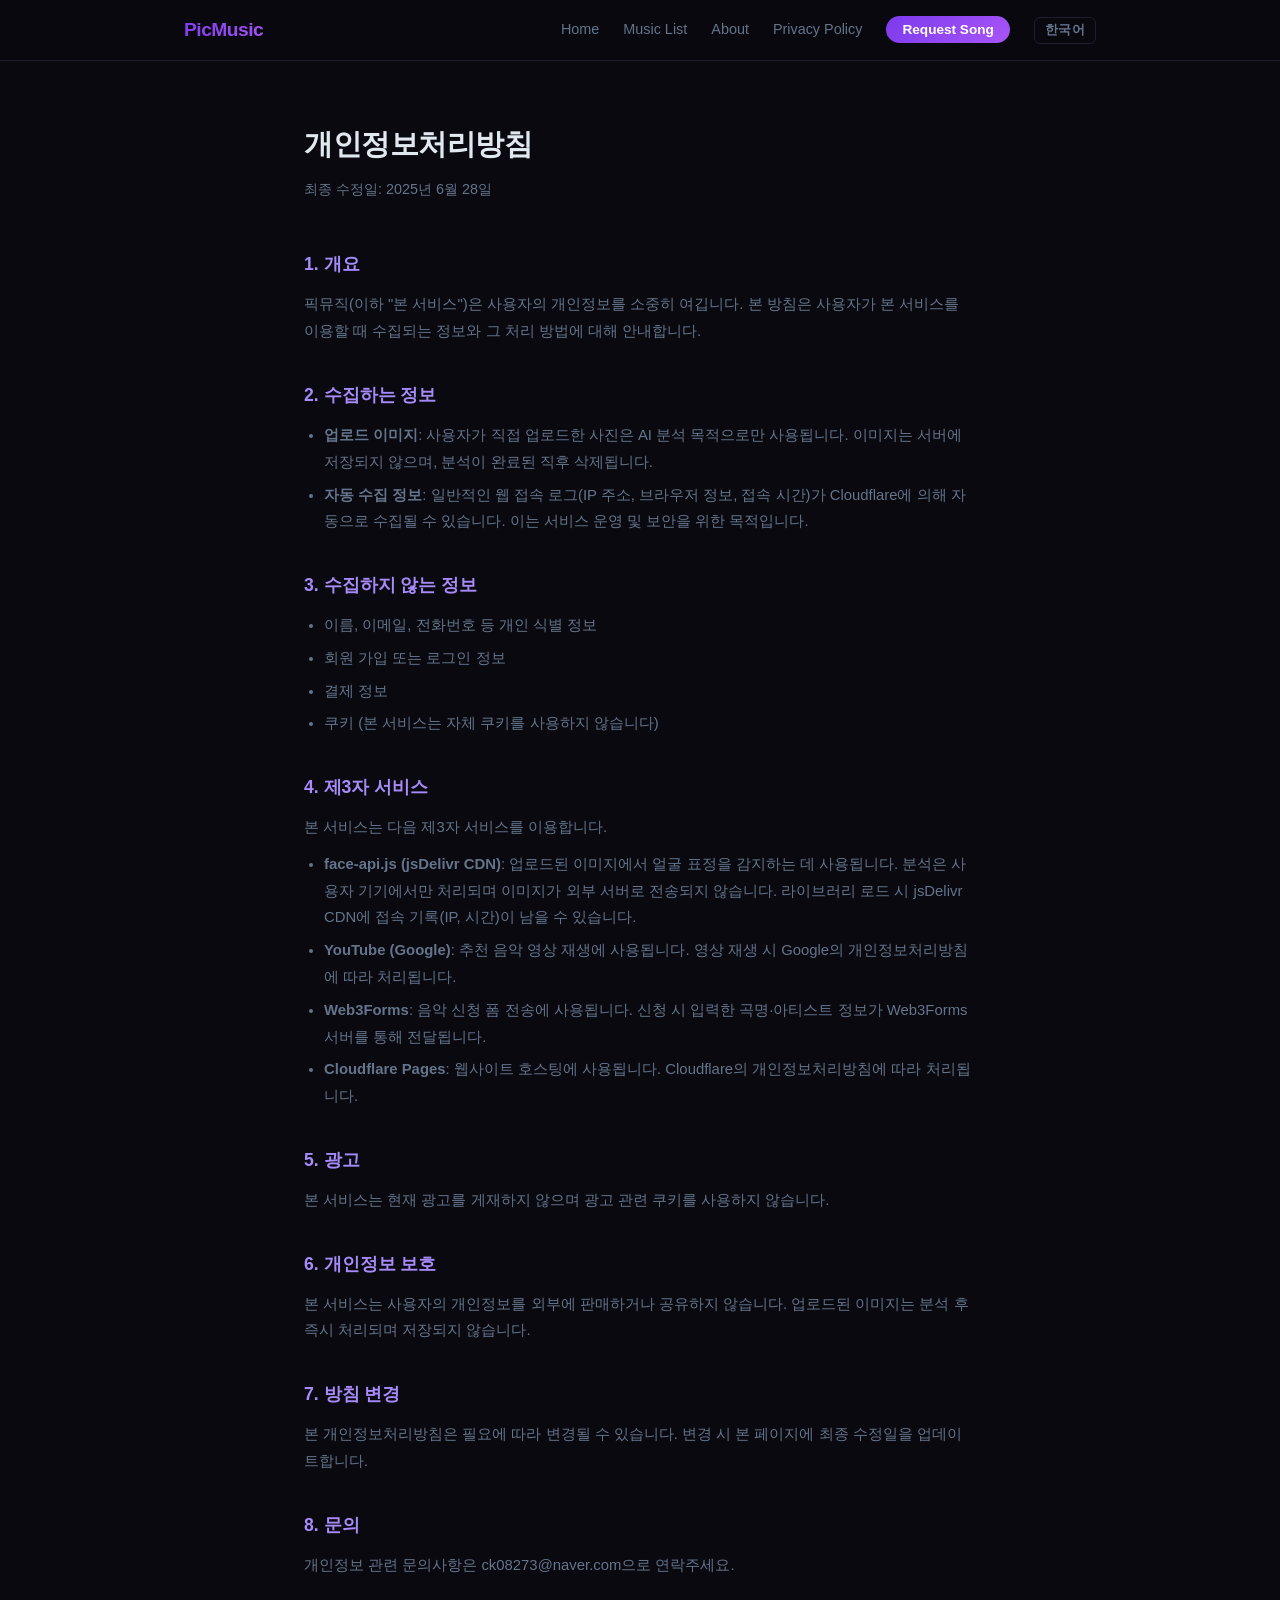
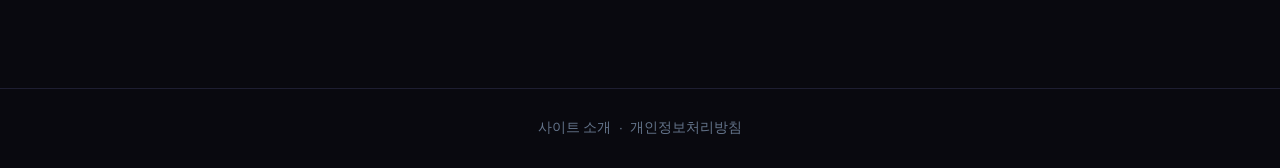
<file: privacy.html>
<!DOCTYPE html>
<html lang="ko">
<head>
  <meta charset="UTF-8">
  <meta name="viewport" content="width=device-width, initial-scale=1.0">
  <title>개인정보처리방침 - 픽뮤직</title>
  <meta name="description" content="픽뮤직 개인정보처리방침">
  <link rel="canonical" href="https://picmusic.pages.dev/privacy.html">
  <link rel="stylesheet" href="css/style.css">
</head>
<body>

  <header>
    <nav class="nav">
      <a href="index.html" class="logo" data-i18n="nav.logo">픽뮤직</a>
      <button class="nav-toggle" id="navToggle" aria-label="메뉴">☰</button>
      <ul class="nav-links">
        <li><a href="index.html" data-i18n="nav.home">홈</a></li>
        <li><a href="music.html" data-i18n="nav.music">음악 목록</a></li>
        <li><a href="about.html" data-i18n="nav.about">소개</a></li>
        <li><a href="privacy.html" data-i18n="nav.privacy">개인정보처리방침</a></li>
        <li><button class="btn-request" data-i18n="nav.request">음악 신청</button></li>
        <li><button class="btn-lang" id="langToggle">EN</button></li>
      </ul>
    </nav>
  </header>

  <main class="static-page">
    <h1>개인정보처리방침</h1>
    <p class="page-sub">최종 수정일: 2025년 6월 28일</p>

    <h2>1. 개요</h2>
    <p>
      픽뮤직(이하 "본 서비스")은 사용자의 개인정보를 소중히 여깁니다.
      본 방침은 사용자가 본 서비스를 이용할 때 수집되는 정보와 그 처리 방법에 대해 안내합니다.
    </p>

    <h2>2. 수집하는 정보</h2>
    <ul>
      <li>
        <strong>업로드 이미지</strong>: 사용자가 직접 업로드한 사진은 AI 분석 목적으로만 사용됩니다.
        이미지는 서버에 저장되지 않으며, 분석이 완료된 직후 삭제됩니다.
      </li>
      <li>
        <strong>자동 수집 정보</strong>: 일반적인 웹 접속 로그(IP 주소, 브라우저 정보, 접속 시간)가
        Cloudflare에 의해 자동으로 수집될 수 있습니다. 이는 서비스 운영 및 보안을 위한 목적입니다.
      </li>
    </ul>

    <h2>3. 수집하지 않는 정보</h2>
    <ul>
      <li>이름, 이메일, 전화번호 등 개인 식별 정보</li>
      <li>회원 가입 또는 로그인 정보</li>
      <li>결제 정보</li>
      <li>쿠키 (본 서비스는 자체 쿠키를 사용하지 않습니다)</li>
    </ul>

    <h2>4. 제3자 서비스</h2>
    <p>본 서비스는 다음 제3자 서비스를 이용합니다.</p>
    <ul>
      <li>
        <strong>face-api.js (jsDelivr CDN)</strong>: 업로드된 이미지에서 얼굴 표정을 감지하는 데 사용됩니다.
        분석은 사용자 기기에서만 처리되며 이미지가 외부 서버로 전송되지 않습니다.
        라이브러리 로드 시 jsDelivr CDN에 접속 기록(IP, 시간)이 남을 수 있습니다.
      </li>
      <li>
        <strong>YouTube (Google)</strong>: 추천 음악 영상 재생에 사용됩니다.
        영상 재생 시 Google의 개인정보처리방침에 따라 처리됩니다.
      </li>
      <li>
        <strong>Web3Forms</strong>: 음악 신청 폼 전송에 사용됩니다.
        신청 시 입력한 곡명·아티스트 정보가 Web3Forms 서버를 통해 전달됩니다.
      </li>
      <li>
        <strong>Cloudflare Pages</strong>: 웹사이트 호스팅에 사용됩니다.
        Cloudflare의 개인정보처리방침에 따라 처리됩니다.
      </li>
    </ul>

    <h2>5. 광고</h2>
    <p>본 서비스는 현재 광고를 게재하지 않으며 광고 관련 쿠키를 사용하지 않습니다.</p>

    <h2>6. 개인정보 보호</h2>
    <p>
      본 서비스는 사용자의 개인정보를 외부에 판매하거나 공유하지 않습니다.
      업로드된 이미지는 분석 후 즉시 처리되며 저장되지 않습니다.
    </p>

    <h2>7. 방침 변경</h2>
    <p>
      본 개인정보처리방침은 필요에 따라 변경될 수 있습니다.
      변경 시 본 페이지에 최종 수정일을 업데이트합니다.
    </p>

    <h2>8. 문의</h2>
    <p>개인정보 관련 문의사항은 ck08273@naver.com으로 연락주세요.</p>
  </main>

  <footer>
    <p>
      <a href="about.html">사이트 소개</a> &nbsp;·&nbsp;
      <a href="privacy.html">개인정보처리방침</a>
    </p>
  </footer>

  <!-- 음악 신청 모달 -->
  <div class="modal-backdrop hidden" id="requestModal">
    <div class="modal-box">
      <button class="modal-close" id="modalClose">✕</button>
      <h2>음악 신청</h2>
      <p class="modal-sub">추가했으면 하는 노래를 알려주세요.</p>
      <form class="modal-form" id="requestForm">
        <label>곡명</label>
        <input type="text" name="song" placeholder="예: 밤양갱" maxlength="100" required>
        <label>아티스트</label>
        <input type="text" name="artist" placeholder="예: 비비 (BIBI)" maxlength="100" required>
        <button class="modal-submit" type="submit" id="modalSubmit">신청하기</button>
      </form>
      <p class="modal-success hidden" id="modalSuccess">감사합니다! 검토 후 추가할게요 😊</p>
    </div>
  </div>
  <script src="js/i18n.js"></script>
  <script src="js/request.js"></script>
  <script src="js/nav.js"></script>

</body>
</html>
</file>
<file: css/style.css>
/* ===== RESET & VARIABLES ===== */
*, *::before, *::after {
  box-sizing: border-box;
  margin: 0;
  padding: 0;
}

:root {
  --bg:        #09090f;
  --card:      #111118;
  --card2:     #18182a;
  --accent:    #7c3aed;
  --accent-l:  #a78bfa;
  --accent-g:  linear-gradient(135deg, #7c3aed, #a855f7);
  --text:      #e2e8f0;
  --muted:     #64748b;
  --border:    #1e1e32;
  --radius:    14px;
  --radius-sm: 8px;
  --shadow:    0 4px 32px rgba(0,0,0,0.6);
}

body {
  font-family: -apple-system, BlinkMacSystemFont, 'Segoe UI', 'Noto Sans KR', sans-serif;
  background: var(--bg);
  color: var(--text);
  min-height: 100vh;
  line-height: 1.65;
}

.hidden {
  display: none !important;
}

/* ===== HEADER / NAV ===== */
header {
  position: sticky;
  top: 0;
  z-index: 100;
  background: rgba(9, 9, 15, 0.85);
  backdrop-filter: blur(12px);
  border-bottom: 1px solid var(--border);
}

.nav {
  max-width: 960px;
  margin: 0 auto;
  padding: 0 24px;
  height: 60px;
  display: flex;
  align-items: center;
  justify-content: space-between;
}

.logo {
  font-size: 1.2rem;
  font-weight: 700;
  background: var(--accent-g);
  -webkit-background-clip: text;
  -webkit-text-fill-color: transparent;
  background-clip: text;
  text-decoration: none;
  letter-spacing: -0.5px;
}

.nav-links {
  list-style: none;
  display: flex;
  gap: 24px;
}

.nav-links a {
  color: var(--muted);
  text-decoration: none;
  font-size: 0.9rem;
  transition: color 0.2s;
}

.nav-links a:hover {
  color: var(--text);
}

.nav-links a.active {
  color: var(--text);
}

/* 음악 신청 버튼 */
.btn-request {
  background: var(--accent-g);
  color: #fff;
  border: none;
  border-radius: 20px;
  padding: 6px 16px;
  font-size: 0.85rem;
  font-weight: 600;
  cursor: pointer;
  transition: opacity 0.2s;
  white-space: nowrap;
}
.btn-request:hover { opacity: 0.85; }

/* 언어 토글 버튼 */
.btn-lang {
  background: none;
  border: 1px solid var(--border, #333);
  color: var(--muted, #888);
  padding: 4px 10px;
  border-radius: 6px;
  cursor: pointer;
  font-size: 0.8rem;
  font-weight: 600;
  letter-spacing: 0.03em;
  transition: border-color 0.15s, color 0.15s;
  white-space: nowrap;
}
.btn-lang:hover {
  border-color: var(--accent-l, #c4b5fd);
  color: var(--accent-l, #c4b5fd);
}

/* 신청 모달 */
.modal-backdrop {
  position: fixed;
  inset: 0;
  background: rgba(0,0,0,0.7);
  display: flex;
  align-items: center;
  justify-content: center;
  z-index: 1000;
  padding: 16px;
}
.modal-backdrop.hidden { display: none; }

.modal-box {
  background: var(--card);
  border: 1px solid var(--border);
  border-radius: var(--radius);
  padding: 32px;
  width: 100%;
  max-width: 420px;
  position: relative;
}
.modal-box h2 {
  font-size: 1.2rem;
  font-weight: 700;
  margin-bottom: 6px;
}
.modal-box .modal-sub {
  color: var(--muted);
  font-size: 0.85rem;
  margin-bottom: 24px;
}
.modal-close {
  position: absolute;
  top: 16px;
  right: 16px;
  background: none;
  border: none;
  color: var(--muted);
  font-size: 1.1rem;
  cursor: pointer;
  line-height: 1;
}
.modal-close:hover { color: var(--text); }

.modal-form label {
  display: block;
  font-size: 0.82rem;
  color: var(--muted);
  margin-bottom: 6px;
}
.modal-form input[type="text"] {
  width: 100%;
  padding: 11px 14px;
  background: var(--card2);
  border: 1px solid var(--border);
  border-radius: var(--radius-sm);
  color: var(--text);
  font-size: 0.95rem;
  margin-bottom: 16px;
  outline: none;
  box-sizing: border-box;
}
.modal-form input[type="text"]:focus {
  border-color: var(--accent-l);
}
.modal-submit {
  width: 100%;
  padding: 12px;
  background: var(--accent-g);
  color: #fff;
  border: none;
  border-radius: var(--radius-sm);
  font-size: 0.95rem;
  font-weight: 600;
  cursor: pointer;
  transition: opacity 0.2s;
}
.modal-submit:hover { opacity: 0.85; }
.modal-submit:disabled { opacity: 0.5; cursor: default; }

.modal-success {
  text-align: center;
  padding: 16px 0 4px;
  color: var(--accent-l);
  font-size: 0.95rem;
}

/* ===== HERO ===== */
.hero {
  text-align: center;
  padding: 72px 24px 48px;
  max-width: 680px;
  margin: 0 auto;
}

.hero h1 {
  font-size: clamp(1.8rem, 5vw, 2.8rem);
  font-weight: 800;
  line-height: 1.25;
  letter-spacing: -1px;
  background: linear-gradient(135deg, #e2e8f0 30%, var(--accent-l));
  -webkit-background-clip: text;
  -webkit-text-fill-color: transparent;
  background-clip: text;
  margin-bottom: 16px;
}

.subtitle {
  color: var(--muted);
  font-size: 1rem;
  line-height: 1.7;
}

/* ===== UPLOAD ===== */
.upload-section {
  max-width: 640px;
  margin: 0 auto 40px;
  padding: 0 24px;
}

.upload-box {
  border: 2px dashed var(--border);
  border-radius: var(--radius);
  background: var(--card);
  min-height: 260px;
  display: flex;
  align-items: center;
  justify-content: center;
  cursor: pointer;
  transition: border-color 0.2s, background 0.2s;
  overflow: hidden;
  position: relative;
}

.upload-box:hover {
  border-color: var(--accent);
  background: var(--card2);
}

.upload-box.drag-over {
  border-color: var(--accent-l);
  background: rgba(124, 58, 237, 0.08);
}

.upload-placeholder {
  display: flex;
  flex-direction: column;
  align-items: center;
  gap: 10px;
  padding: 40px 24px;
  text-align: center;
}

.upload-icon {
  width: 48px;
  height: 48px;
  color: var(--muted);
}

.upload-icon svg {
  width: 100%;
  height: 100%;
}

.upload-main-text {
  font-size: 1rem;
  color: var(--text);
}

.upload-hint {
  font-size: 0.82rem;
  color: var(--muted);
}

.upload-btn {
  margin-top: 8px;
  padding: 10px 24px;
  border-radius: 999px;
  border: 1px solid var(--accent);
  background: transparent;
  color: var(--accent-l);
  font-size: 0.9rem;
  cursor: pointer;
  transition: background 0.2s, color 0.2s;
}

.upload-btn:hover {
  background: var(--accent);
  color: #fff;
}

.preview-img {
  width: 100%;
  height: 100%;
  max-height: 420px;
  object-fit: contain;
  display: block;
}

/* ===== ACTION BUTTONS ===== */
.action-area {
  display: flex;
  gap: 12px;
  margin-top: 16px;
  justify-content: center;
}

.find-btn {
  flex: 1;
  max-width: 280px;
  padding: 14px 28px;
  border-radius: 999px;
  border: none;
  background: var(--accent-g);
  color: #fff;
  font-size: 1rem;
  font-weight: 600;
  cursor: pointer;
  transition: opacity 0.2s, transform 0.15s;
  box-shadow: 0 4px 20px rgba(124, 58, 237, 0.4);
}

.find-btn:hover {
  opacity: 0.9;
  transform: translateY(-1px);
}

.find-btn:disabled {
  opacity: 0.5;
  cursor: not-allowed;
  transform: none;
}

.reset-btn {
  padding: 14px 20px;
  border-radius: 999px;
  border: 1px solid var(--border);
  background: transparent;
  color: var(--muted);
  font-size: 0.9rem;
  cursor: pointer;
  transition: border-color 0.2s, color 0.2s;
}

.reset-btn:hover {
  border-color: var(--muted);
  color: var(--text);
}

/* ===== LOADING ===== */
.loading {
  text-align: center;
  padding: 48px 24px;
  max-width: 640px;
  margin: 0 auto;
}

/* 이퀄라이저 바 */
.waveform {
  display: flex;
  align-items: flex-end;
  justify-content: center;
  gap: 5px;
  height: 48px;
  margin: 0 auto 28px;
}

.waveform .bar {
  width: 5px;
  border-radius: 3px;
  background: var(--accent-l);
  animation: wave 0.7s ease-in-out infinite alternate;
  min-height: 6px;
}

.waveform .bar:nth-child(1) { animation-duration: 0.65s; animation-delay: 0.0s; }
.waveform .bar:nth-child(2) { animation-duration: 0.80s; animation-delay: 0.1s; }
.waveform .bar:nth-child(3) { animation-duration: 0.55s; animation-delay: 0.2s; }
.waveform .bar:nth-child(4) { animation-duration: 0.90s; animation-delay: 0.05s; }
.waveform .bar:nth-child(5) { animation-duration: 0.60s; animation-delay: 0.15s; }
.waveform .bar:nth-child(6) { animation-duration: 0.75s; animation-delay: 0.25s; }
.waveform .bar:nth-child(7) { animation-duration: 0.50s; animation-delay: 0.08s; }

@keyframes wave {
  from { height: 6px;  opacity: 0.5; }
  to   { height: 44px; opacity: 1;   }
}

/* 찾았다 순간 */
.waveform.found .bar {
  background: #22d3ee;
  animation: wave-found 0.15s ease-in-out infinite alternate;
}

@keyframes wave-found {
  from { height: 20px; }
  to   { height: 44px; }
}

#loadingText {
  font-size: 1.05rem;
  font-weight: 600;
  color: var(--text);
  min-height: 1.5em;
  animation: msgFade 0.35s ease;
}

#loadingText.found-text {
  color: #22d3ee;
  font-size: 1.3rem;
}

.loading-sub {
  margin-top: 8px;
  font-size: 0.82rem;
  color: var(--muted);
  min-height: 1.2em;
  animation: msgFade 0.35s ease;
}

@keyframes msgFade {
  from { opacity: 0; transform: translateY(6px); }
  to   { opacity: 1; transform: translateY(0); }
}

/* ===== RESULTS ===== */
.result-section {
  max-width: 960px;
  margin: 0 auto 60px;
  padding: 0 24px;
}

.analysis-card {
  background: var(--card);
  border: 1px solid var(--border);
  border-radius: var(--radius);
  padding: 20px 24px;
  margin-bottom: 28px;
  display: flex;
  align-items: center;
  gap: 16px;
}

.mood-badge {
  white-space: nowrap;
  padding: 6px 14px;
  border-radius: 999px;
  background: rgba(124, 58, 237, 0.18);
  border: 1px solid rgba(167, 139, 250, 0.3);
  color: var(--accent-l);
  font-size: 0.88rem;
  font-weight: 600;
}

.photo-desc {
  color: var(--muted);
  font-size: 0.95rem;
}

.songs-grid {
  display: flex;
  justify-content: center;
}

.songs-grid .video-card {
  width: 100%;
  max-width: 640px;
}

.video-card {
  background: var(--card);
  border: 1px solid var(--border);
  border-radius: var(--radius);
  overflow: hidden;
  cursor: pointer;
  transition: border-color 0.2s, transform 0.15s, box-shadow 0.2s;
}

.video-card:hover {
  border-color: var(--accent);
  transform: translateY(-3px);
  box-shadow: 0 8px 32px rgba(124, 58, 237, 0.2);
}

.video-thumb-wrap {
  position: relative;
  aspect-ratio: 16 / 9;
  overflow: hidden;
  background: var(--card2);
}

.video-thumb {
  width: 100%;
  height: 100%;
  object-fit: cover;
  display: block;
  transition: transform 0.3s;
}

.video-card:hover .video-thumb {
  transform: scale(1.04);
}

.play-overlay {
  position: absolute;
  inset: 0;
  display: flex;
  align-items: center;
  justify-content: center;
  background: rgba(0,0,0,0.35);
  opacity: 0;
  transition: opacity 0.2s;
  font-size: 2.4rem;
  color: #fff;
}

.video-card:hover .play-overlay {
  opacity: 1;
}

.video-info {
  padding: 12px 14px;
}

.video-title {
  font-size: 0.88rem;
  font-weight: 500;
  color: var(--text);
  display: -webkit-box;
  -webkit-line-clamp: 2;
  -webkit-box-orient: vertical;
  overflow: hidden;
  line-height: 1.4;
  margin-bottom: 4px;
}

.video-channel {
  font-size: 0.78rem;
  color: var(--muted);
}

.video-card.playing {
  cursor: default;
  transform: none;
}

.video-card.playing:hover {
  border-color: var(--accent);
  transform: none;
  box-shadow: 0 0 0 2px var(--accent);
}

.video-card.playing iframe {
  display: block;
  width: 100%;
  aspect-ratio: 16 / 9;
  border: none;
}

.no-results {
  color: var(--muted);
  text-align: center;
  padding: 40px 0;
  grid-column: 1 / -1;
}

/* ===== SHARE ===== */
.share-area {
  display: flex;
  flex-direction: column;
  align-items: center;
  gap: 16px;
  margin-top: 28px;
}

.share-canvas {
  width: 100%;
  max-width: 420px;
  border-radius: var(--radius);
  display: block;
  box-shadow: var(--shadow);
}

.share-btns {
  display: flex;
  gap: 10px;
  flex-wrap: wrap;
  justify-content: center;
}

.share-btn {
  display: inline-flex;
  align-items: center;
  gap: 7px;
  padding: 10px 20px;
  border-radius: 999px;
  font-size: 0.88rem;
  font-weight: 600;
  cursor: pointer;
  transition: opacity 0.15s, transform 0.1s;
  border: none;
}

.share-btn:hover  { opacity: 0.85; transform: translateY(-1px); }
.share-btn:active { transform: scale(0.97); }

.share-btn:not(.share-btn-x):not(.share-btn-native) {
  background: var(--accent-g);
  color: #fff;
}

.share-btn-x {
  background: #000;
  color: #fff;
  border: 1px solid #333;
}

.share-btn-native {
  background: var(--card2);
  color: var(--text);
  border: 1px solid var(--border);
}

/* ===== HOW-TO ===== */
.how-to {
  max-width: 720px;
  margin: 0 auto 60px;
  padding: 0 24px;
  text-align: center;
}

.how-to h2,
.faq h2 {
  font-size: 1.5rem;
  font-weight: 700;
  margin-bottom: 32px;
  letter-spacing: -0.5px;
}

.steps {
  display: flex;
  align-items: center;
  justify-content: center;
  gap: 16px;
  flex-wrap: wrap;
}

.step {
  flex: 1;
  min-width: 140px;
  max-width: 180px;
  background: var(--card);
  border: 1px solid var(--border);
  border-radius: var(--radius);
  padding: 28px 16px;
}

.step-num {
  width: 36px;
  height: 36px;
  border-radius: 50%;
  background: var(--accent-g);
  color: #fff;
  font-weight: 700;
  font-size: 1rem;
  display: flex;
  align-items: center;
  justify-content: center;
  margin: 0 auto 12px;
}

.step-title {
  font-weight: 600;
  margin-bottom: 6px;
  font-size: 0.95rem;
}

.step-desc {
  font-size: 0.8rem;
  color: var(--muted);
  line-height: 1.5;
}

.step-arrow {
  color: var(--muted);
  font-size: 1.4rem;
  flex-shrink: 0;
}

/* ===== FAQ ===== */
.faq {
  max-width: 640px;
  margin: 0 auto 80px;
  padding: 0 24px;
}

.faq-item {
  border-bottom: 1px solid var(--border);
}

.faq-item summary {
  padding: 18px 4px;
  cursor: pointer;
  font-size: 0.95rem;
  font-weight: 500;
  color: var(--text);
  list-style: none;
  display: flex;
  justify-content: space-between;
  align-items: center;
  user-select: none;
}

.faq-item summary::-webkit-details-marker { display: none; }

.faq-item summary::after {
  content: '+';
  color: var(--muted);
  font-size: 1.2rem;
  font-weight: 300;
  transition: transform 0.2s;
}

.faq-item[open] summary::after {
  transform: rotate(45deg);
}

.faq-item p {
  padding: 0 4px 20px;
  color: var(--muted);
  font-size: 0.9rem;
  line-height: 1.7;
}

/* ===== FOOTER ===== */
footer {
  border-top: 1px solid var(--border);
  text-align: center;
  padding: 28px 24px;
  color: var(--muted);
  font-size: 0.85rem;
}

footer a {
  color: var(--muted);
  text-decoration: none;
  transition: color 0.2s;
}

footer a:hover {
  color: var(--text);
}

/* ===== STATIC PAGES (about, privacy) ===== */
.static-page {
  max-width: 720px;
  margin: 0 auto;
  padding: 60px 24px 100px;
}

.static-page h1 {
  font-size: 1.8rem;
  font-weight: 800;
  margin-bottom: 8px;
  letter-spacing: -0.5px;
}

.static-page .page-sub {
  color: var(--muted);
  font-size: 0.9rem;
  margin-bottom: 48px;
}

.static-page h2 {
  font-size: 1.1rem;
  font-weight: 700;
  margin: 36px 0 12px;
  color: var(--accent-l);
}

.static-page p,
.static-page li {
  color: var(--muted);
  font-size: 0.93rem;
  line-height: 1.8;
  margin-bottom: 10px;
}

.static-page ul {
  padding-left: 20px;
}

.static-page ul li {
  margin-bottom: 6px;
}

/* ===== NAV TOGGLE (mobile) ===== */
.nav-toggle {
  display: none;
  background: none;
  border: none;
  color: var(--text);
  font-size: 1.4rem;
  cursor: pointer;
  padding: 4px 8px;
  line-height: 1;
}

@media (max-width: 640px) {
  .nav-toggle {
    display: block;
  }

  .nav-links {
    display: none;
    flex-direction: column;
    position: absolute;
    top: 60px;
    left: 0;
    right: 0;
    background: rgba(9, 9, 15, 0.97);
    backdrop-filter: blur(12px);
    border-bottom: 1px solid var(--border);
    padding: 8px 24px 20px;
    gap: 0;
    z-index: 99;
  }

  .nav-links.open {
    display: flex;
  }

  .nav-links li {
    border-bottom: 1px solid var(--border);
  }

  .nav-links li:last-child {
    border-bottom: none;
    padding-top: 12px;
  }

  .nav-links a {
    display: block;
    padding: 14px 0;
    font-size: 1rem;
  }
}

/* ===== RESPONSIVE ===== */
@media (max-width: 720px) {
  .step-arrow {
    display: none;
  }
}

@media (max-width: 480px) {
  .songs-grid .video-card {
    max-width: 100%;
  }
  .hero {
    padding: 48px 24px 32px;
  }
  .action-area {
    flex-direction: column;
    align-items: stretch;
  }
  .find-btn {
    max-width: 100%;
  }
}
</file>
